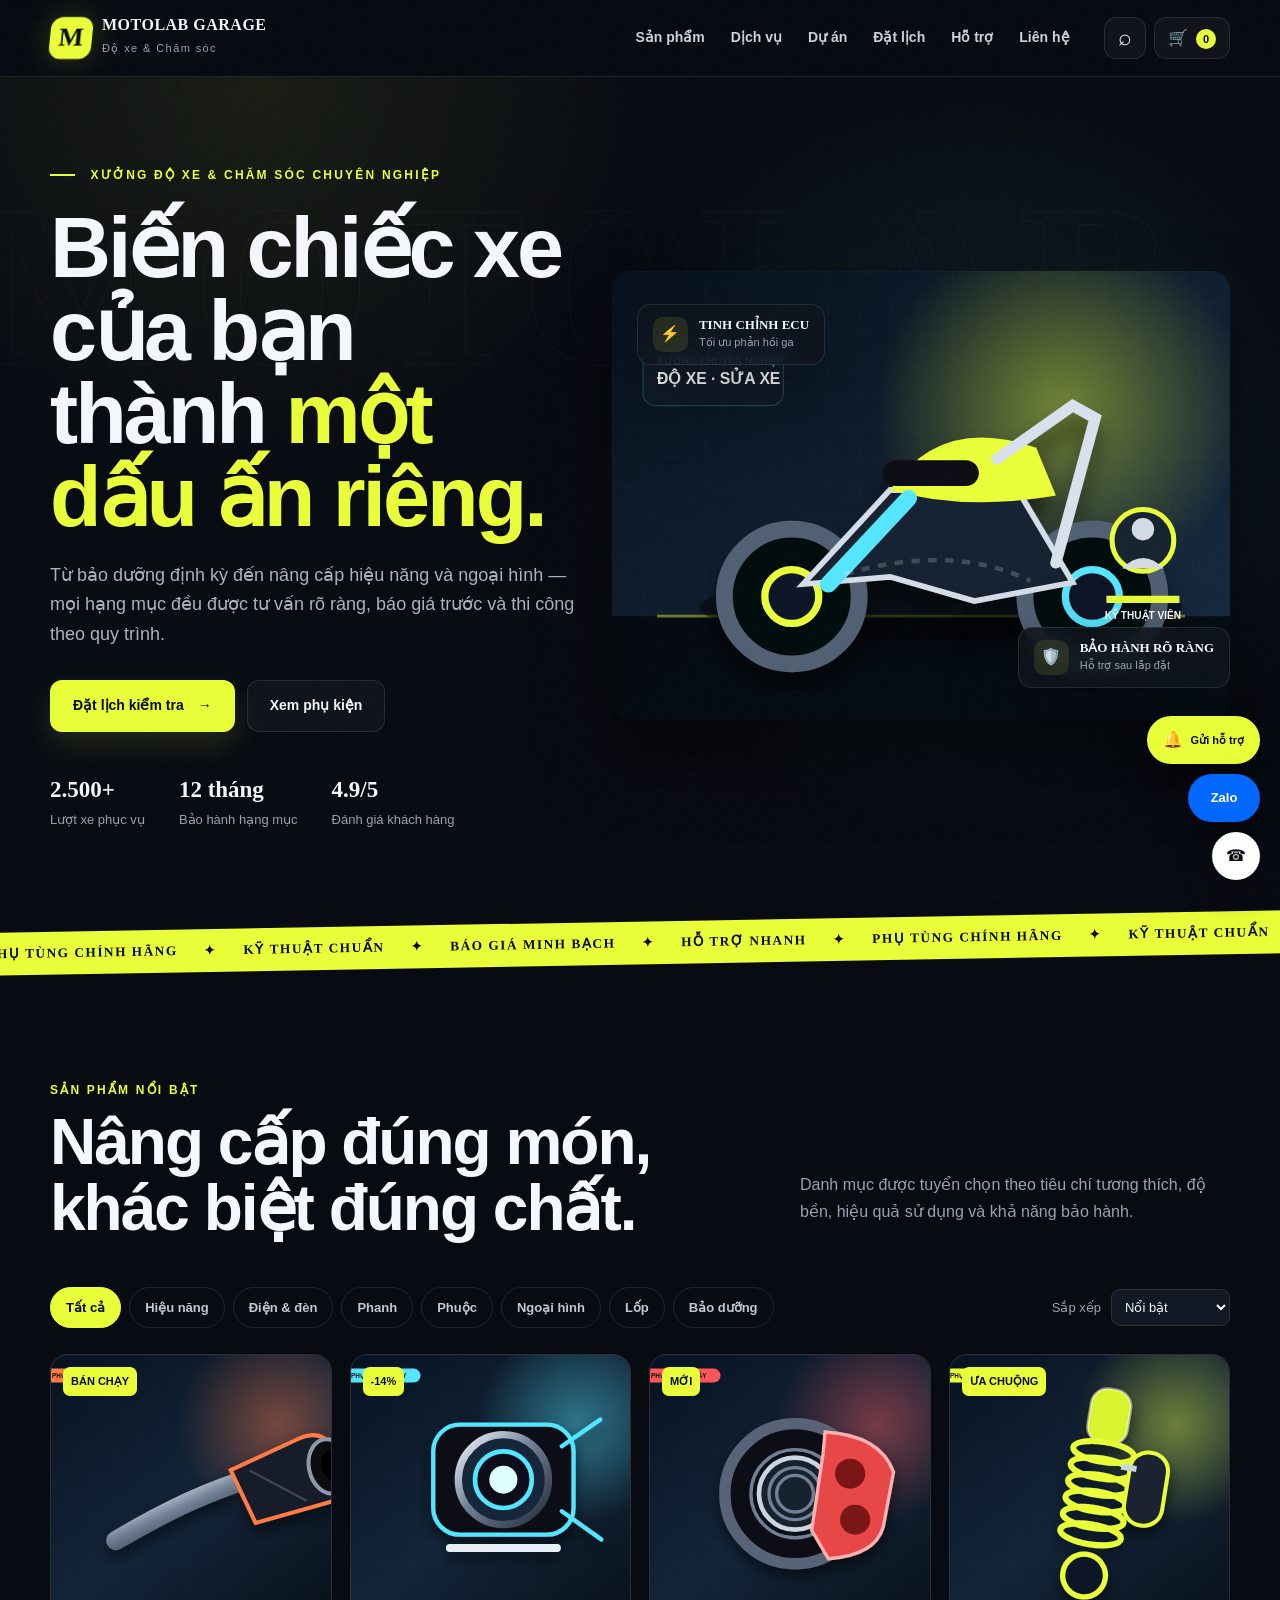
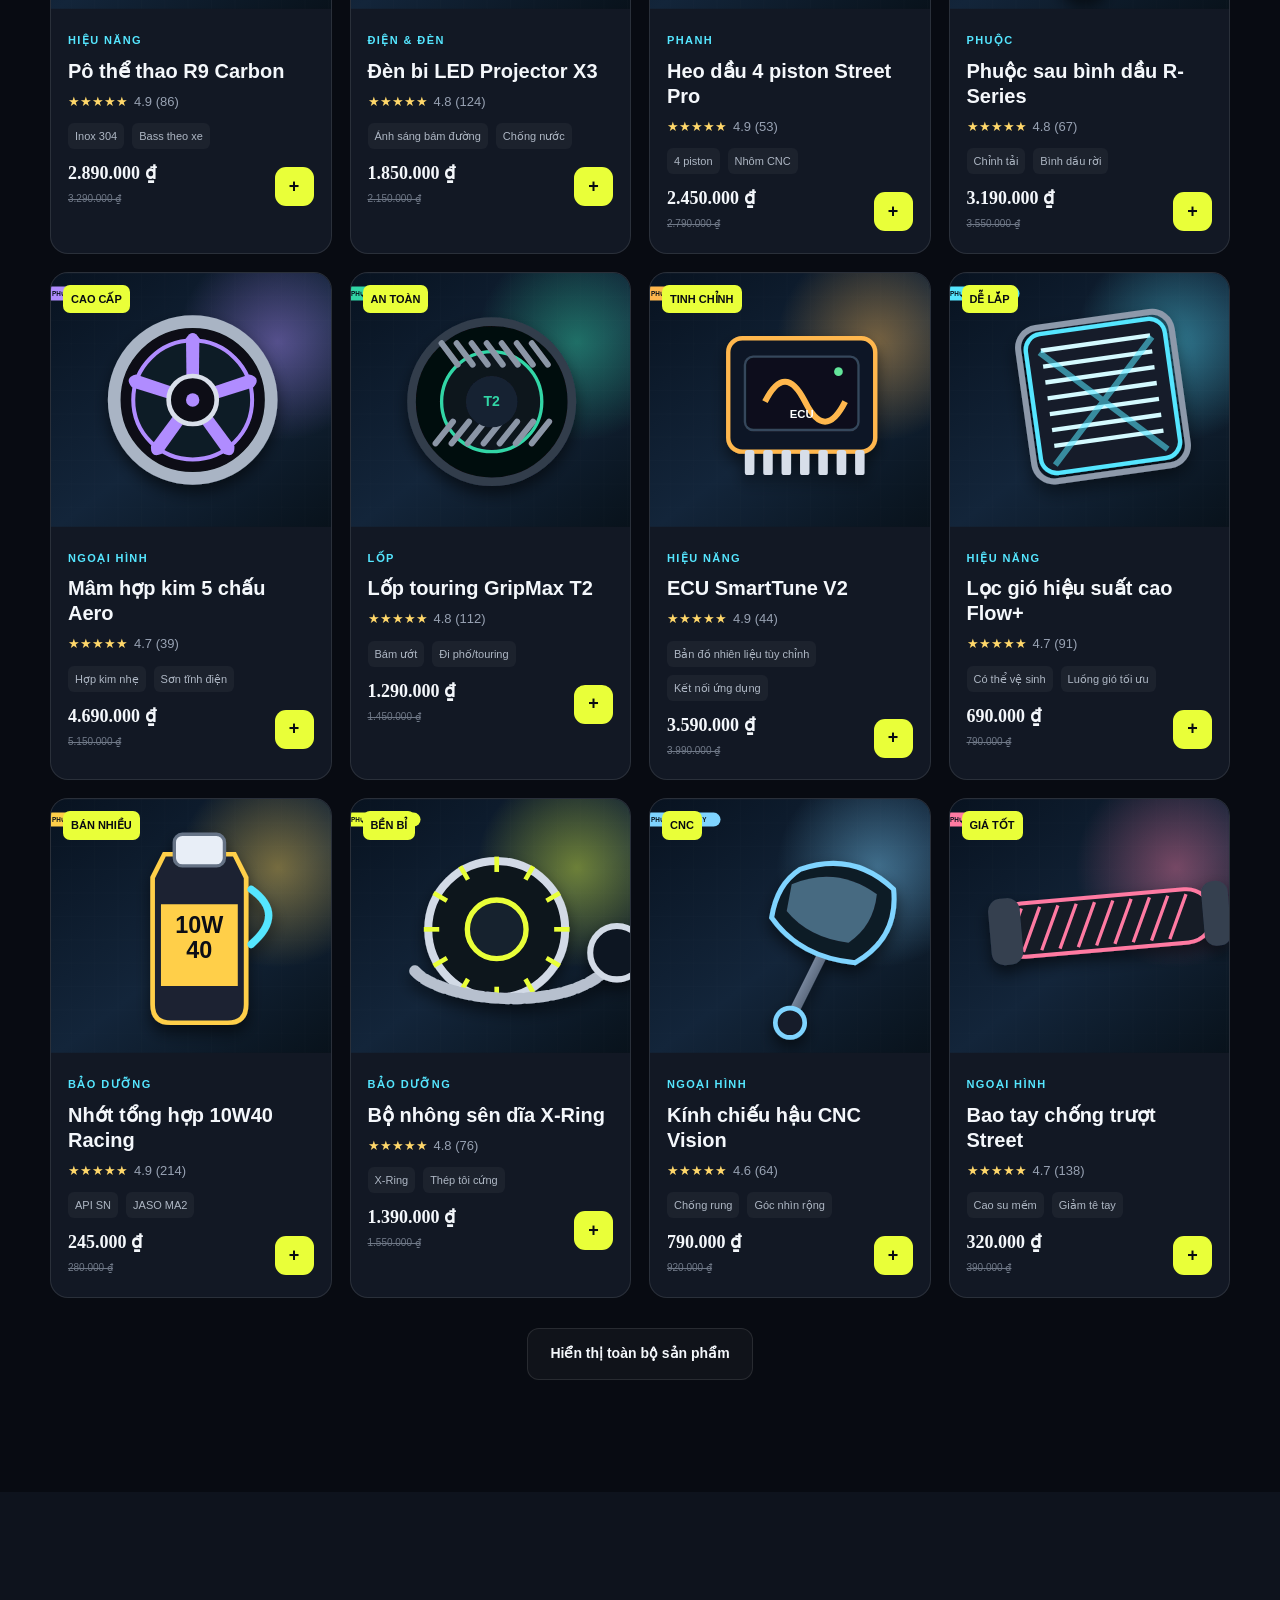
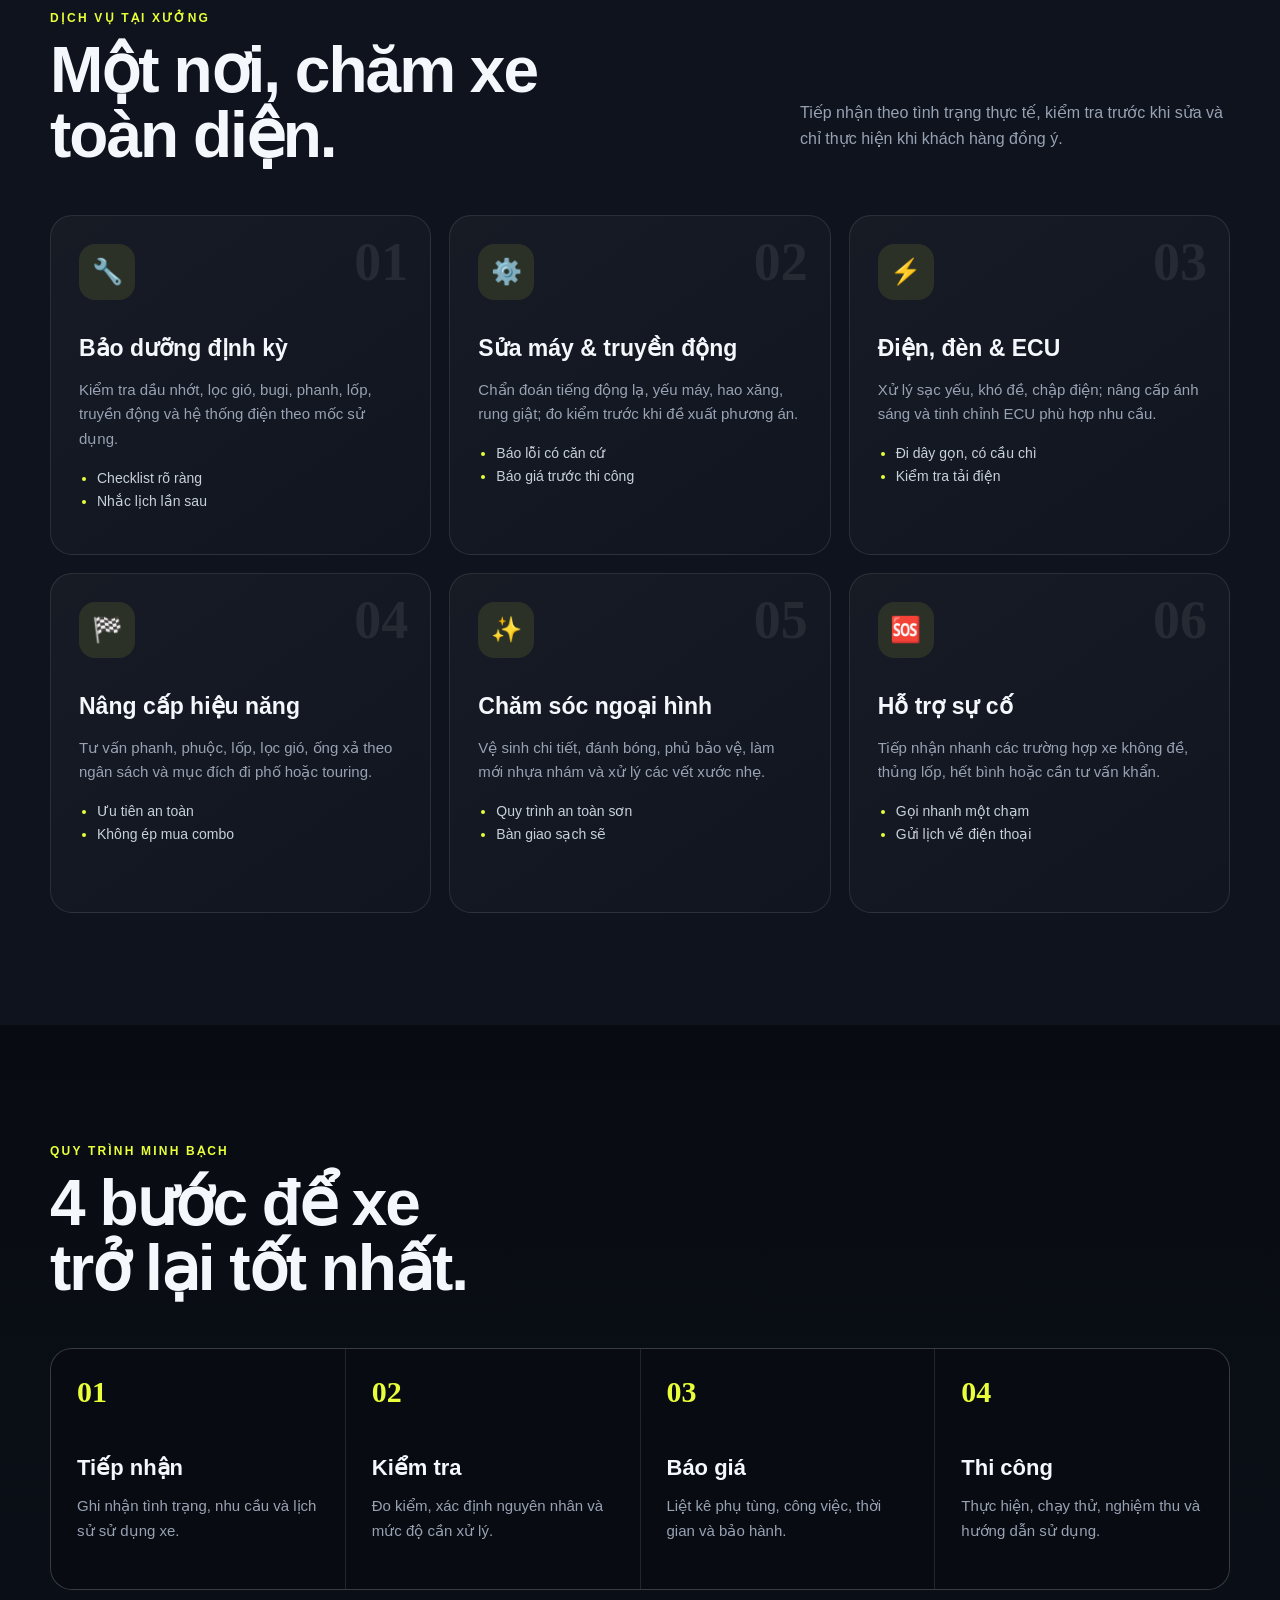
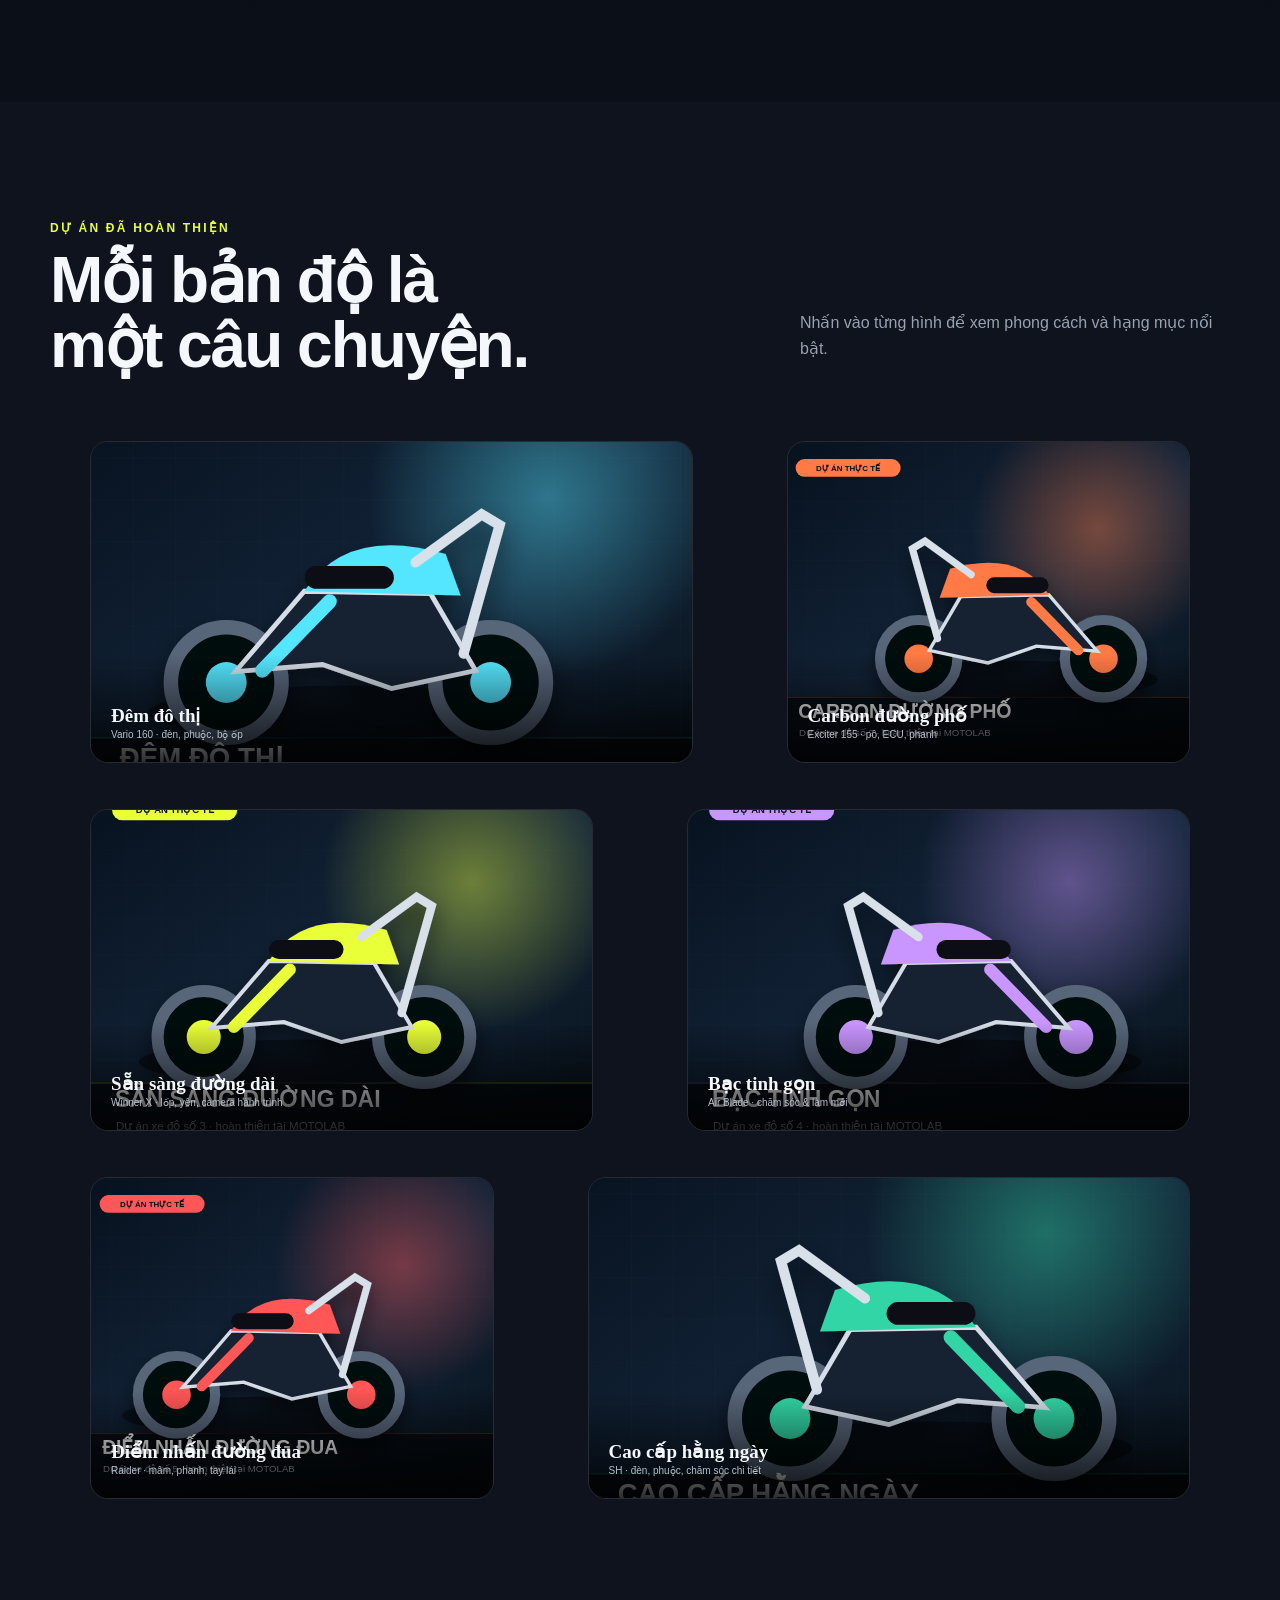
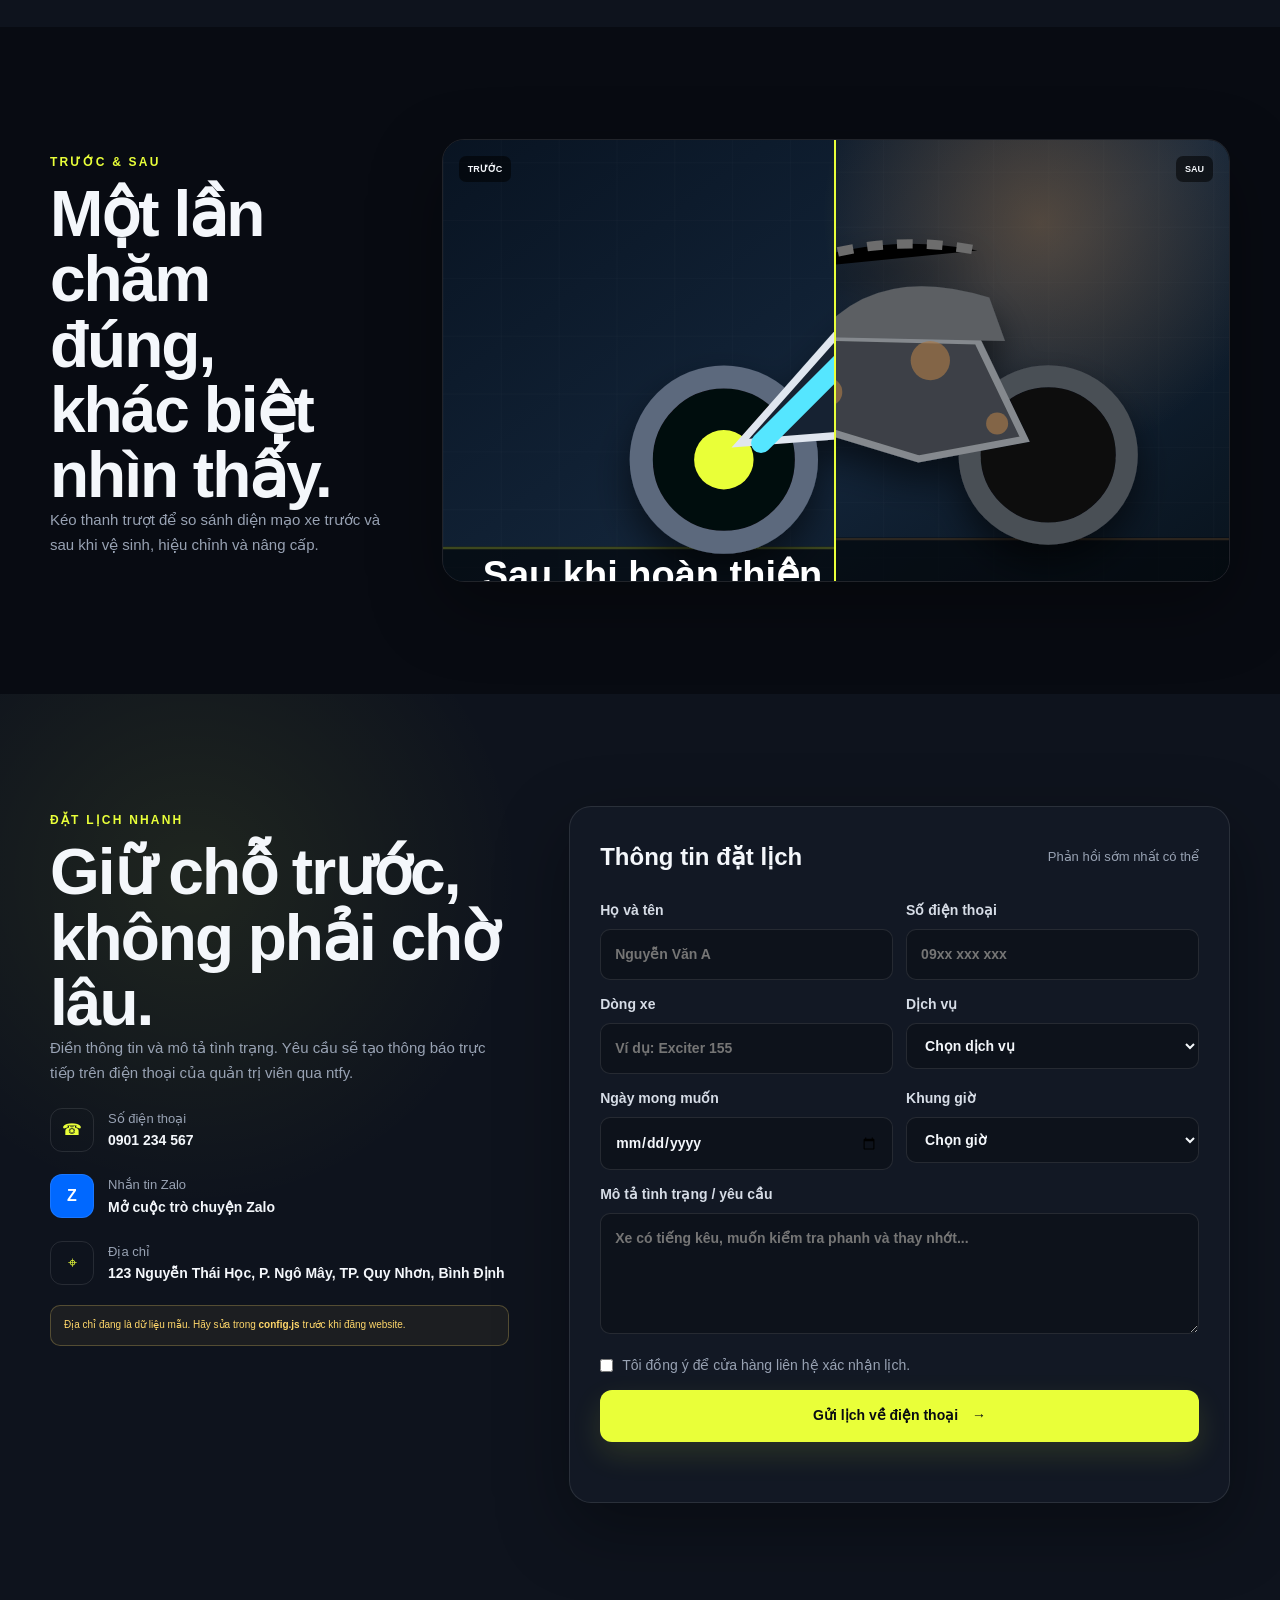
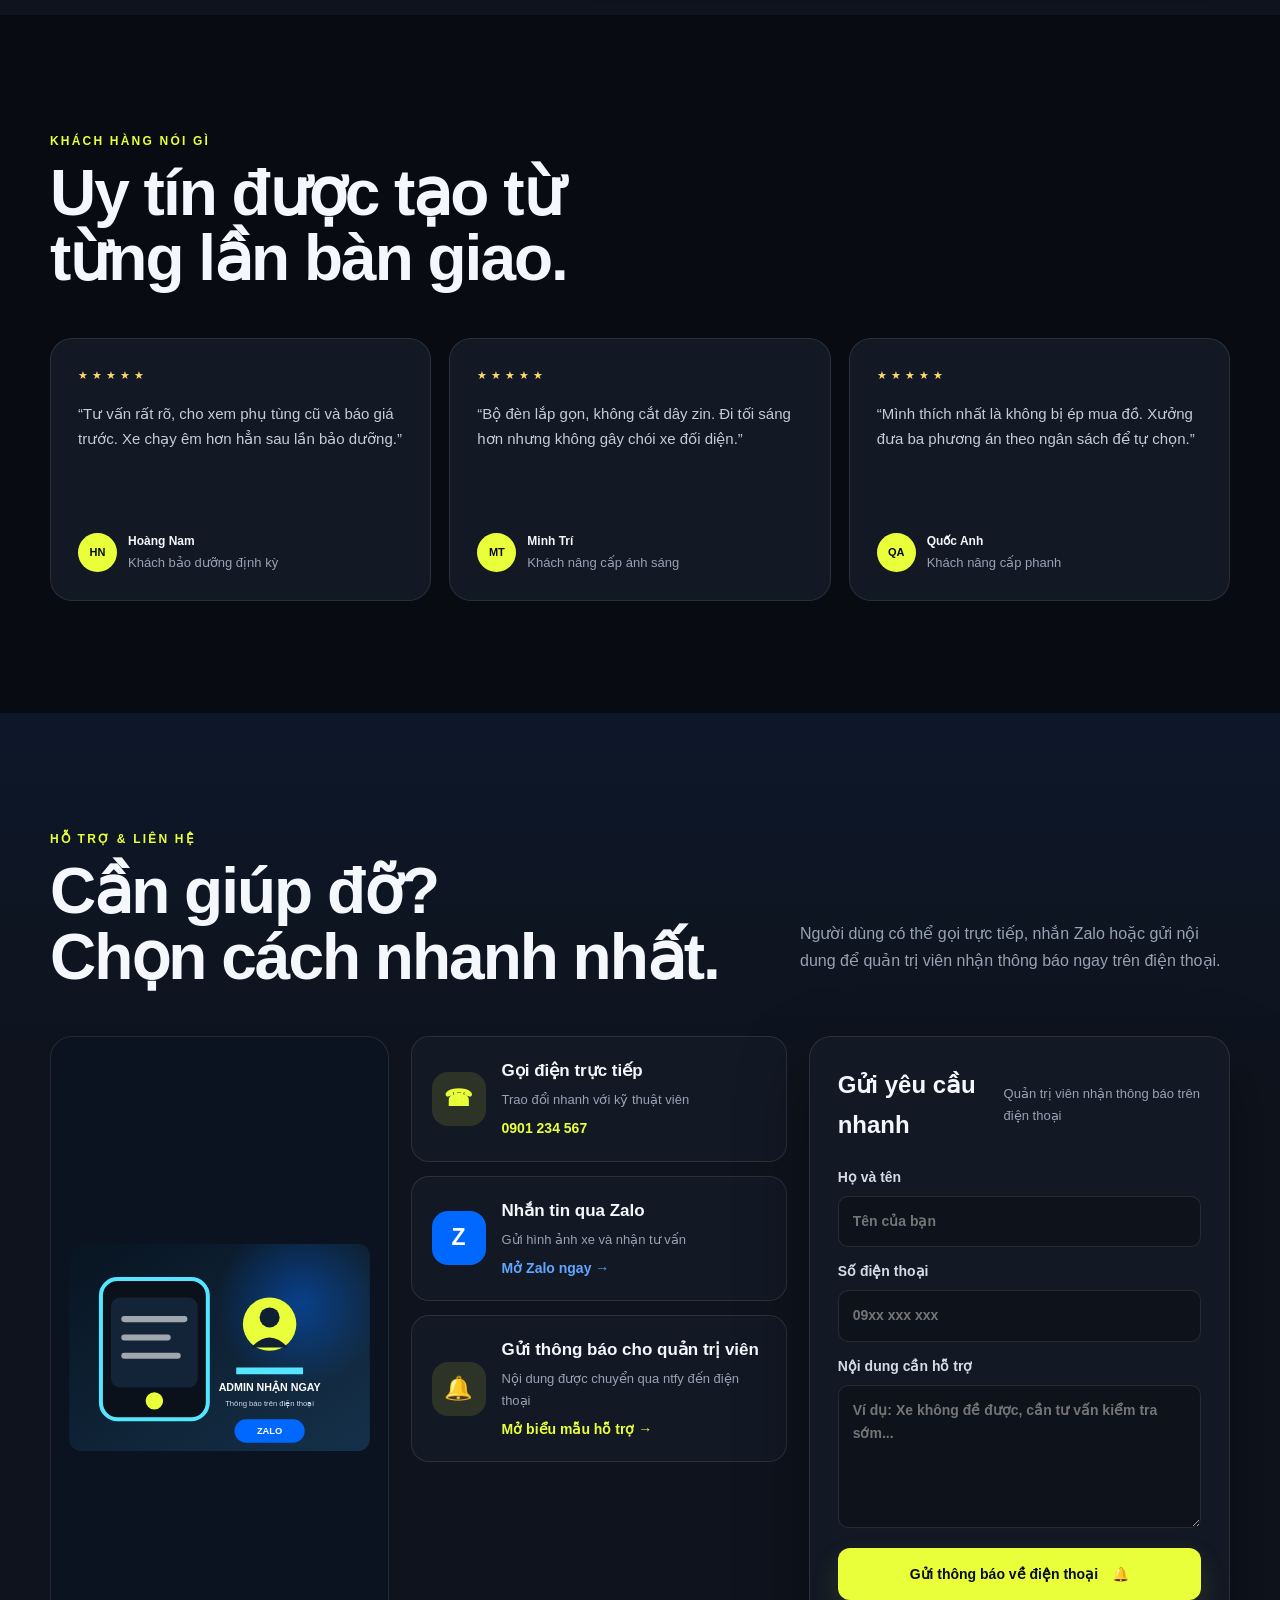
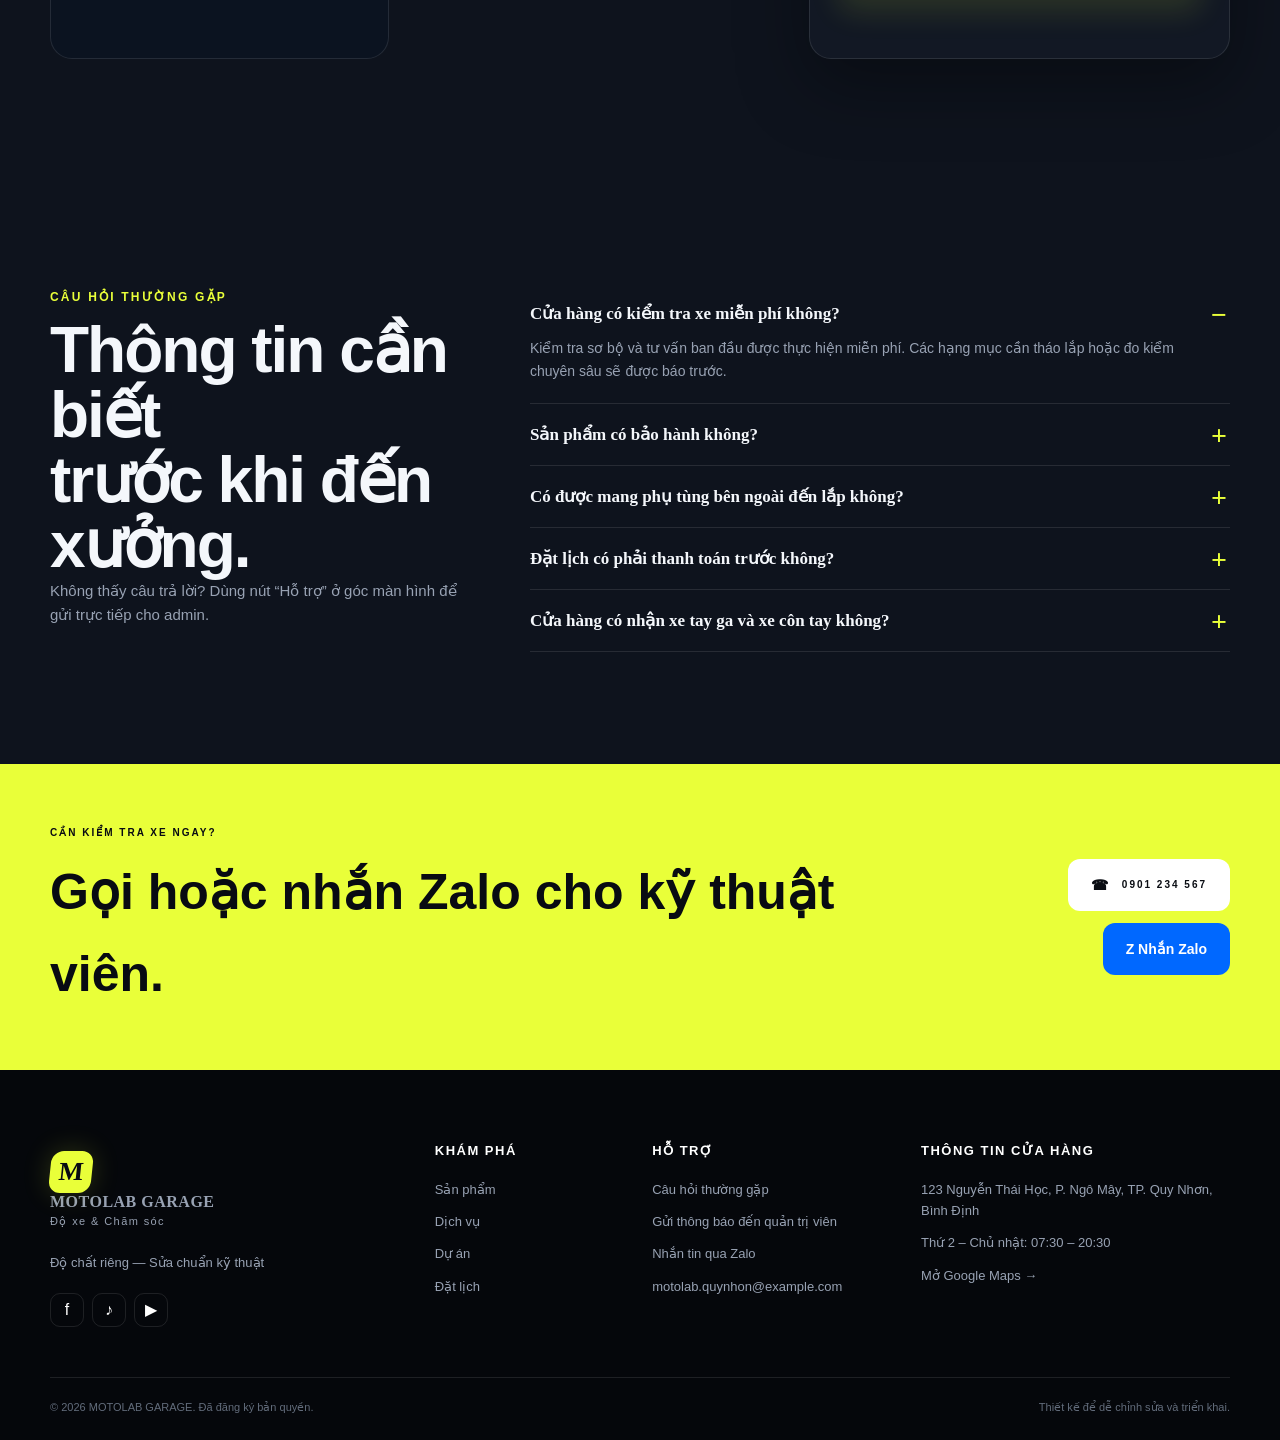
<file: index.html>
<!DOCTYPE html>
<html lang="vi">
<head>
  <meta charset="UTF-8" />
  <meta name="viewport" content="width=device-width, initial-scale=1.0" />
  <meta name="description" content="MOTOLAB GARAGE — phụ kiện, nâng cấp, bảo dưỡng và sửa chữa xe máy tại Quy Nhơn." />
  <meta name="theme-color" content="#080b12" />
  <meta http-equiv="Cache-Control" content="no-cache, no-store, must-revalidate" />
  <meta http-equiv="Pragma" content="no-cache" />
  <meta http-equiv="Expires" content="0" />
  <link rel="icon" href="[data-uri]" type="image/svg+xml" />
  <title>MOTOLAB GARAGE V5 | Độ & sửa xe chuyên nghiệp</title>
  <style>
:root {
  --bg: #080b12;
  --bg-2: #0e131d;
  --card: #121824;
  --soft: #181f2d;
  --text: #f4f7fb;
  --muted: #98a2b3;
  --line: rgba(255,255,255,.1);
  --accent: #e9ff39;
  --accent-2: #55e6ff;
  --danger: #ff5d6c;
  --success: #64e59a;
  --radius: 22px;
  --shadow: 0 25px 70px rgba(0,0,0,.35);
}
* { box-sizing: border-box; }
html { scroll-behavior: smooth; }
body { margin: 0; background: var(--bg); color: var(--text); font-family: "Segoe UI", Arial, sans-serif; line-height: 1.65; overflow-x: hidden; }
body.modal-open { overflow: hidden; }
button, input, textarea, select { font: inherit; }
button, a { -webkit-tap-highlight-color: transparent; }
a { color: inherit; text-decoration: none; }
img { display: block; max-width: 100%; }
.container { width: min(1180px, calc(100% - 40px)); margin: auto; }
.noise { position: fixed; inset: 0; pointer-events: none; opacity: .025; z-index: 999; background-image: url("data:image/svg+xml,%3Csvg viewBox='0 0 180 180' xmlns='http://www.w3.org/2000/svg'%3E%3Cfilter id='n'%3E%3CfeTurbulence type='fractalNoise' baseFrequency='.9' numOctaves='3' stitchTiles='stitch'/%3E%3C/filter%3E%3Crect width='100%25' height='100%25' filter='url(%23n)' opacity='.8'/%3E%3C/svg%3E"); }
.site-header { position: sticky; top: 0; z-index: 100; background: rgba(8,11,18,.82); border-bottom: 1px solid var(--line); backdrop-filter: blur(18px); }
.nav-wrap { min-height: 76px; display: flex; align-items: center; gap: 34px; }
.brand { display: inline-flex; align-items: center; gap: 10px; flex-shrink: 0; }
.brand-mark { width: 42px; height: 42px; display: grid; place-items: center; border-radius: 12px; background: var(--accent); color: #080b12; font: 800 26px/1 "Arial Black"; transform: skew(-6deg); box-shadow: 0 0 28px rgba(233,255,57,.18); }
.brand strong { display: block; font: 700 16px/1.1 "Arial Black"; letter-spacing: .5px; }
.brand small { color: var(--muted); font-size: 9px; letter-spacing: 2px; }
.main-nav { display: flex; align-items: center; gap: 26px; margin-left: auto; }
.main-nav a { color: #cbd2dd; font-size: 13px; font-weight: 600; transition: .2s; }
.main-nav a:hover { color: var(--accent); }
.nav-actions { display: flex; gap: 8px; }
.icon-btn,.cart-btn,.menu-toggle { border: 1px solid var(--line); color: var(--text); background: rgba(255,255,255,.04); height: 42px; border-radius: 12px; cursor: pointer; }
.icon-btn { width: 42px; font-size: 23px; }
.cart-btn { padding: 0 13px; }
.cart-btn span { display: inline-grid; place-items: center; min-width: 20px; height: 20px; padding: 0 5px; margin-left: 4px; border-radius: 20px; background: var(--accent); color: #090c12; font-size: 11px; font-weight: 800; }
.menu-toggle { display: none; margin-left: auto; width: 42px; font-size: 20px; }
.hero { min-height: calc(100vh - 76px); display: flex; align-items: center; position: relative; overflow: hidden; background: radial-gradient(circle at 76% 45%, rgba(85,230,255,.10), transparent 35%), radial-gradient(circle at 20% 0%, rgba(233,255,57,.08), transparent 30%); }
.hero::before { content: "MOTOLAB"; position: absolute; left: -2vw; top: 14%; color: transparent; -webkit-text-stroke: 1px rgba(255,255,255,.035); font: 800 clamp(100px,18vw,270px)/.8 "Arial Black"; white-space: nowrap; }
.hero-grid { display: grid; grid-template-columns: .92fr 1.08fr; align-items: center; gap: 36px; padding: 84px 0 92px; }
.eyebrow { color: var(--accent); font-size: 11px; font-weight: 800; letter-spacing: 2.2px; text-transform: uppercase; }
.eyebrow i { width: 25px; height: 2px; display: inline-block; background: var(--accent); margin: 0 10px 3px 0; }
h1,h2,h3,h4,p { margin-top: 0; }
h1,h2,h3 { font-family: "Arial Black", sans-serif; }
.hero h1 { max-width: 720px; margin: 20px 0 22px; font-size: clamp(48px,6.6vw,90px); line-height: .98; letter-spacing: -3px; }
.hero h1 em { color: var(--accent); font-style: normal; }
.hero-copy > p { max-width: 620px; color: #aab3c2; font-size: 16px; }
.hero-actions { display: flex; flex-wrap: wrap; gap: 12px; margin-top: 30px; }
.btn { min-height: 52px; display: inline-flex; align-items: center; justify-content: center; gap: 14px; padding: 0 22px; border: 1px solid transparent; border-radius: 12px; font-size: 13px; font-weight: 800; cursor: pointer; transition: transform .2s, box-shadow .2s, background .2s; }
.btn:hover { transform: translateY(-2px); }
.btn-primary { background: var(--accent); color: #080b12; box-shadow: 0 12px 30px rgba(233,255,57,.12); }
.btn-primary:hover { box-shadow: 0 15px 40px rgba(233,255,57,.22); }
.btn-ghost { color: var(--text); border-color: var(--line); background: rgba(255,255,255,.035); }
.btn-light { background: white; color: #0a0d13; }
.trust-row { display: flex; gap: 34px; margin-top: 46px; }
.trust-row strong { display: block; font: 700 23px/1 "Arial Black"; }
.trust-row span { display: block; color: var(--muted); font-size: 11px; margin-top: 8px; }
.hero-visual { position: relative; min-height: 600px; display: grid; place-items: center; }
.hero-visual > img { position: relative; z-index: 2; width: 100%; filter: drop-shadow(0 40px 35px rgba(0,0,0,.5)); animation: floatBike 5s ease-in-out infinite; }
.hero-glow { position: absolute; width: 78%; aspect-ratio: 1; border-radius: 50%; background: radial-gradient(circle, rgba(233,255,57,.24), rgba(85,230,255,.05) 45%, transparent 68%); filter: blur(14px); }
.floating-card { position: absolute; z-index: 3; display: flex; align-items: center; gap: 11px; padding: 12px 15px; border: 1px solid var(--line); border-radius: 14px; background: rgba(15,20,29,.82); backdrop-filter: blur(13px); box-shadow: var(--shadow); }
.floating-card span { width: 35px; height: 35px; display: grid; place-items: center; background: rgba(233,255,57,.1); border-radius: 10px; }
.floating-card b,.floating-card small { display: block; }
.floating-card b { font: 700 12px "Arial Black"; }
.floating-card small { color: var(--muted); font-size: 9px; }
.card-one { left: 4%; top: 18%; }
.card-two { right: 0; bottom: 18%; }
@keyframes floatBike { 50% { transform: translateY(-10px); } }
.ticker { overflow: hidden; padding: 13px 0; color: #090c12; background: var(--accent); transform: rotate(-1deg) scale(1.02); }
.ticker-track { width: max-content; display: flex; align-items: center; gap: 26px; animation: marquee 20s linear infinite; font: 800 13px "Arial Black"; letter-spacing: 1.5px; }
@keyframes marquee { to { transform: translateX(-50%); } }
.section { padding: 112px 0; }
.section-heading { display: flex; align-items: end; justify-content: space-between; gap: 40px; margin-bottom: 46px; }
.section-heading h2,.booking-copy h2,.faq-copy h2,.comparison-copy h2 { margin: 8px 0 0; font-size: clamp(38px,5vw,64px); line-height: 1.02; letter-spacing: -2px; }
.section-heading > p { max-width: 430px; color: var(--muted); font-size: 14px; }
.product-toolbar { display: flex; justify-content: space-between; align-items: center; gap: 20px; margin-bottom: 26px; }
.category-tabs { display: flex; gap: 8px; flex-wrap: wrap; }
.category-tabs button { border: 1px solid var(--line); background: transparent; color: #c1c9d5; border-radius: 30px; padding: 9px 15px; cursor: pointer; font-size: 11px; font-weight: 700; }
.category-tabs button.active { background: var(--accent); color: #080b12; border-color: var(--accent); }
.sort-box { display: flex; align-items: center; gap: 10px; color: var(--muted); font-size: 11px; }
.sort-box select { color: var(--text); background: var(--card); border: 1px solid var(--line); border-radius: 9px; padding: 9px; outline: none; }
.product-grid { display: grid; grid-template-columns: repeat(4,1fr); gap: 18px; }
.product-card { position: relative; overflow: hidden; border: 1px solid var(--line); border-radius: 18px; background: var(--card); transition: transform .25s, border-color .25s; }
.product-card:hover { transform: translateY(-6px); border-color: rgba(233,255,57,.35); }
.product-image { position: relative; aspect-ratio: 1.1; background: linear-gradient(145deg,#1b2432,#0d121b); overflow: hidden; cursor: pointer; }
.product-image img { width: 100%; height: 100%; object-fit: cover; object-position: center 42%; transition: transform .35s; }
.product-card:hover .product-image img { transform: scale(1.05); }
.product-badge { position: absolute; left: 12px; top: 12px; z-index: 2; padding: 5px 8px; border-radius: 7px; background: var(--accent); color: #080b12; font-size: 9px; font-weight: 800; }
.quick-view { position: absolute; right: 10px; bottom: 10px; width: 38px; height: 38px; border: 1px solid var(--line); border-radius: 12px; background: rgba(8,11,18,.82); color: white; cursor: pointer; opacity: 0; transform: translateY(8px); transition: .2s; }
.product-card:hover .quick-view { opacity: 1; transform: none; }
.product-info { padding: 17px; }
.product-category { color: var(--accent-2); font-size: 9px; font-weight: 800; letter-spacing: 1.4px; text-transform: uppercase; }
.product-info h3 { margin: 6px 0 7px; font-size: 18px; line-height: 1.25; }
.rating-row { display: flex; align-items: center; gap: 6px; color: #ffd76a; font-size: 11px; }
.rating-row span { color: var(--muted); }
.product-meta { display: flex; gap: 8px; flex-wrap: wrap; margin: 11px 0; }
.product-meta span { color: #aeb7c4; background: rgba(255,255,255,.045); border-radius: 6px; padding: 4px 7px; font-size: 9px; }
.product-bottom { display: flex; align-items: center; justify-content: space-between; gap: 8px; margin-top: 13px; }
.product-price strong { display: block; font: 700 18px "Arial Black"; }
.product-price del { color: #6f7887; font-size: 10px; }
.add-cart { width: 39px; height: 39px; border: 0; border-radius: 11px; background: var(--accent); color: #090c12; cursor: pointer; font-size: 18px; font-weight: 800; }
.center-actions { text-align: center; margin-top: 30px; }
.service-section { background: var(--bg-2); }
.service-grid { display: grid; grid-template-columns: repeat(3,1fr); gap: 18px; }
.service-card { position: relative; min-height: 340px; padding: 28px; border: 1px solid var(--line); border-radius: var(--radius); background: linear-gradient(145deg,rgba(255,255,255,.035),rgba(255,255,255,.01)); overflow: hidden; }
.service-card > span { position: absolute; right: 22px; top: 15px; color: rgba(255,255,255,.08); font: 800 54px "Arial Black"; }
.service-icon { width: 56px; height: 56px; display: grid; place-items: center; margin-bottom: 30px; border-radius: 16px; background: rgba(233,255,57,.10); font-size: 25px; }
.service-card h3 { margin-bottom: 10px; font-size: 23px; }
.service-card p { color: var(--muted); font-size: 13px; }
.service-card ul { padding-left: 18px; color: #c8d0dc; font-size: 11px; }
.service-card li::marker { color: var(--accent); }
.process-section { background: linear-gradient(180deg,var(--bg),#0b1018); }
.process-line { display: grid; grid-template-columns: repeat(4,1fr); gap: 1px; background: var(--line); border: 1px solid var(--line); border-radius: var(--radius); overflow: hidden; }
.process-item { min-height: 240px; padding: 26px; background: var(--bg); }
.process-item b { color: var(--accent); font: 700 30px "Arial Black"; }
.process-item h3 { margin: 40px 0 8px; font-size: 22px; }
.process-item p { color: var(--muted); font-size: 12px; }
.projects-section { background: var(--bg-2); }
.gallery-grid { display: grid; grid-template-columns: repeat(12,1fr); grid-auto-rows: 170px; gap: 14px; }
.gallery-item { position: relative; overflow: hidden; border-radius: 18px; border: 1px solid var(--line); cursor: pointer; }
.gallery-item:nth-child(1),.gallery-item:nth-child(6) { grid-column: span 7; grid-row: span 2; }
.gallery-item:nth-child(2),.gallery-item:nth-child(5) { grid-column: span 5; grid-row: span 2; }
.gallery-item:nth-child(3),.gallery-item:nth-child(4) { grid-column: span 6; grid-row: span 2; }
.gallery-item img { width: 100%; height: 100%; object-fit: cover; transition: transform .4s; }
.gallery-item:hover img { transform: scale(1.06); }
.gallery-caption { position: absolute; inset: auto 0 0; padding: 50px 20px 18px; background: linear-gradient(transparent,rgba(0,0,0,.82)); }
.gallery-caption b,.gallery-caption small { display: block; }
.gallery-caption b { font: 700 19px "Arial Black"; }
.gallery-caption small { color: #b5becb; font-size: 10px; }
.comparison-wrap { display: grid; grid-template-columns: .6fr 1.4fr; gap: 54px; align-items: center; }
.comparison-copy p { color: var(--muted); max-width: 420px; }
.compare-box { position: relative; overflow: hidden; border: 1px solid var(--line); border-radius: var(--radius); aspect-ratio: 16/9; box-shadow: var(--shadow); }
.compare-box > img,.compare-after img { width: 100%; height: 100%; object-fit: cover; }
.compare-after { position: absolute; inset: 0 auto 0 0; width: 50%; overflow: hidden; border-right: 2px solid var(--accent); }
.compare-after img { width: calc(100vw * .65); max-width: 826px; object-position: left; }
.compare-box input { position: absolute; inset: 0; width: 100%; height: 100%; opacity: 0; cursor: ew-resize; }
.compare-label { position: absolute; top: 16px; padding: 6px 9px; border-radius: 7px; background: rgba(0,0,0,.55); font-size: 9px; font-weight: 800; }
.compare-label.before { left: 16px; }.compare-label.after { right: 16px; }
.booking-section { background: radial-gradient(circle at 15% 20%,rgba(233,255,57,.08),transparent 25%),var(--bg-2); }
.booking-grid { display: grid; grid-template-columns: .82fr 1.18fr; gap: 60px; align-items: start; }
.booking-copy > p { color: var(--muted); max-width: 480px; }
.contact-mini { display: flex; align-items: center; gap: 14px; margin-top: 22px; }
.contact-mini > span { width: 44px; height: 44px; display: grid; place-items: center; border: 1px solid var(--line); border-radius: 12px; color: var(--accent); }
.contact-mini small,.contact-mini a,.contact-mini p { display: block; margin: 0; }
.contact-mini small { color: var(--muted); font-size: 10px; }.contact-mini a,.contact-mini p { font-weight: 700; font-size: 13px; }
.sample-address-note { margin-top: 20px; padding: 11px 13px; border: 1px solid rgba(255,215,106,.25); border-radius: 10px; color: #ffd76a; background: rgba(255,215,106,.06); font-size: 10px; }
.smart-form { padding: 30px; border: 1px solid var(--line); border-radius: var(--radius); background: var(--card); box-shadow: var(--shadow); }
.form-title { display: flex; justify-content: space-between; align-items: center; margin-bottom: 22px; }
.form-title h3 { margin: 0; font-size: 24px; }.form-title span { color: var(--muted); font-size: 10px; }
.field-grid { display: grid; grid-template-columns: 1fr 1fr; gap: 13px; }
.smart-form label { display: block; margin-bottom: 13px; color: #d6dce6; font-size: 10px; font-weight: 700; }
.smart-form input,.smart-form select,.smart-form textarea { width: 100%; margin-top: 7px; padding: 13px 14px; color: var(--text); background: #0d121b; border: 1px solid var(--line); border-radius: 10px; outline: none; resize: vertical; transition: border .2s,box-shadow .2s; }
.smart-form input:focus,.smart-form select:focus,.smart-form textarea:focus { border-color: rgba(233,255,57,.6); box-shadow: 0 0 0 3px rgba(233,255,57,.07); }
.smart-form select option { background: #10151f; }
.check-field { display: flex !important; align-items: center; gap: 9px; color: var(--muted) !important; font-weight: 400 !important; }
.check-field input { width: auto; margin: 0; accent-color: var(--accent); }
.submit-btn { width: 100%; }
.submit-btn[disabled] { opacity: .55; cursor: wait; }
.form-status { min-height: 18px; margin: 12px 0 0; text-align: center; font-size: 10px; }
.form-status.success { color: var(--success); }.form-status.error { color: var(--danger); }
.testimonials-section { background: var(--bg); }
.testimonial-grid { display: grid; grid-template-columns: repeat(3,1fr); gap: 18px; }
.testimonial { padding: 27px; border: 1px solid var(--line); border-radius: var(--radius); background: var(--card); }
.stars { color: #ffd76a; letter-spacing: 4px; font-size: 11px; }
.testimonial > p { min-height: 105px; margin: 18px 0 25px; color: #c4ccd8; font-size: 13px; }
.testimonial footer { display: flex; align-items: center; gap: 11px; }
.testimonial footer > span { width: 39px; height: 39px; display: grid; place-items: center; border-radius: 50%; background: var(--accent); color: #080b12; font-weight: 800; font-size: 11px; }
.testimonial footer b,.testimonial footer small { display: block; }.testimonial footer b { font-size: 12px; }.testimonial footer small { color: var(--muted); font-size: 9px; }
.faq-section { background: var(--bg-2); }
.faq-grid { display: grid; grid-template-columns: .75fr 1.25fr; gap: 60px; }
.faq-copy p { color: var(--muted); }
.accordion details { border-bottom: 1px solid var(--line); padding: 20px 0; }
.accordion summary { position: relative; padding-right: 35px; cursor: pointer; list-style: none; font: 700 17px "Arial Black"; }
.accordion summary::-webkit-details-marker { display: none; }
.accordion summary::after { content: "+"; position: absolute; right: 3px; top: -4px; color: var(--accent); font-size: 28px; }
.accordion details[open] summary::after { content: "−"; }
.accordion p { margin: 13px 45px 0 0; color: var(--muted); font-size: 12px; }
.cta-strip { padding: 54px 0; background: var(--accent); color: #080b12; }
.cta-content { display: flex; align-items: center; justify-content: space-between; gap: 30px; }
.cta-content span { font-size: 10px; font-weight: 800; letter-spacing: 2px; }.cta-content h2 { margin: 6px 0 0; font-size: clamp(30px,4vw,50px); }
.site-footer { padding: 70px 0 24px; background: #05070b; }
.footer-grid { display: grid; grid-template-columns: 1.3fr .65fr .85fr 1.2fr; gap: 50px; }
.footer-grid h4 { color: #fff; font-size: 11px; letter-spacing: 1.5px; text-transform: uppercase; }
.footer-grid > div > a,.footer-grid > div > p,.link-button { display: block; margin: 11px 0; color: var(--muted); font-size: 11px; }
.footer-grid a:hover,.link-button:hover { color: var(--accent); }
.footer-brand > p { max-width: 270px; margin: 20px 0 !important; }
.socials { display: flex; gap: 8px; }.socials a { width: 34px; height: 34px; display: grid !important; place-items: center; margin: 0 !important; border: 1px solid var(--line); border-radius: 10px; color: #fff !important; }
.link-button { padding: 0; border: 0; background: none; cursor: pointer; text-align: left; }
.footer-bottom { display: flex; justify-content: space-between; gap: 20px; margin-top: 50px; padding-top: 20px; border-top: 1px solid var(--line); color: #626c7b; font-size: 9px; }
.support-fab,.phone-fab { position: fixed; right: 20px; z-index: 80; border: 0; cursor: pointer; box-shadow: 0 16px 35px rgba(0,0,0,.35); }
.support-fab { bottom: 78px; display: flex; align-items: center; gap: 8px; min-height: 48px; padding: 0 16px; border-radius: 30px; color: #080b12; background: var(--accent); }
.support-fab b { font-size: 11px; }.phone-fab { bottom: 20px; width: 48px; height: 48px; display: grid; place-items: center; border-radius: 50%; background: #fff; color: #090c12; }
.modal { position: fixed; inset: 0; z-index: 300; display: none; }
.modal.open { display: block; }
.modal-backdrop { position: absolute; inset: 0; background: rgba(1,3,7,.78); backdrop-filter: blur(8px); }
.modal-panel { position: relative; width: min(660px,calc(100% - 28px)); max-height: calc(100vh - 34px); overflow: auto; margin: 17px auto; padding: 30px; border: 1px solid var(--line); border-radius: var(--radius); background: var(--card); box-shadow: var(--shadow); }
.modal-close { width: 38px; height: 38px; border: 1px solid var(--line); border-radius: 12px; background: #0c111a; color: white; font-size: 24px; cursor: pointer; }
.modal-panel > .modal-close { position: absolute; right: 15px; top: 15px; z-index: 3; }
.product-modal-layout { display: grid; grid-template-columns: 1fr 1fr; gap: 28px; align-items: start; }
.product-modal-image { border-radius: 17px; overflow: hidden; background: #0c111a; }.product-modal-image img { width: 100%; aspect-ratio: 1/1.05; object-fit: cover; }
.product-modal-copy h2 { margin: 8px 0; font-size: 32px; }.product-modal-copy > p { color: var(--muted); font-size: 12px; }
.spec-list { display: grid; gap: 8px; margin: 18px 0; }.spec-list div { display: flex; justify-content: space-between; gap: 15px; padding-bottom: 8px; border-bottom: 1px solid var(--line); font-size: 10px; }.spec-list span { color: var(--muted); }
.modal-price { margin: 20px 0; font: 700 26px "Arial Black"; color: var(--accent); }
.cart-panel { position: absolute; top: 0; right: 0; width: min(460px,100%); height: 100%; display: flex; flex-direction: column; padding: 24px; background: var(--card); border-left: 1px solid var(--line); }
.cart-head { display: flex; justify-content: space-between; align-items: center; padding-bottom: 18px; border-bottom: 1px solid var(--line); }.cart-head small { color: var(--accent); }.cart-head h3 { margin: 4px 0 0; font-size: 25px; }
.cart-items { flex: 1; overflow-y: auto; padding: 15px 0; }
.cart-item { display: grid; grid-template-columns: 70px 1fr auto; gap: 12px; align-items: center; padding: 10px 0; border-bottom: 1px solid var(--line); }
.cart-item img { width: 70px; height: 70px; object-fit: cover; border-radius: 10px; }.cart-item h4 { margin: 0; font-size: 13px; }.cart-item small { color: var(--muted); font-size: 9px; }.cart-item strong { display: block; margin-top: 5px; font-size: 11px; }
.cart-item button { border: 0; background: transparent; color: var(--danger); cursor: pointer; }
.cart-empty { display: grid; place-items: center; min-height: 280px; color: var(--muted); text-align: center; }
.cart-summary { padding-top: 18px; border-top: 1px solid var(--line); }.cart-summary > div { display: flex; justify-content: space-between; }.cart-summary strong { font: 700 22px "Arial Black"; color: var(--accent); }.cart-summary p { color: var(--muted); font-size: 9px; }.cart-summary .btn { width: 100%; }
.support-panel { width: min(520px,calc(100% - 28px)); }.support-panel > p { color: var(--muted); font-size: 11px; }.compact-form { padding: 0; border: 0; box-shadow: none; background: transparent; margin-top: 20px; }
.search-overlay { position: fixed; inset: 0; z-index: 400; display: none; background: rgba(5,7,11,.97); }
.search-overlay.open { display: block; }.search-inner { width: min(800px,calc(100% - 34px)); margin: 9vh auto; }.search-inner > span { color: var(--accent); font-size: 10px; font-weight: 800; letter-spacing: 2px; }.search-inner > input { width: 100%; margin-top: 15px; padding: 20px 0; color: white; background: transparent; border: 0; border-bottom: 1px solid var(--line); outline: 0; font: 700 clamp(22px,4vw,42px) "Arial Black"; }.search-close { position: fixed; right: 25px; top: 20px; border: 0; color: white; background: none; font-size: 38px; cursor: pointer; }.search-results { display: grid; gap: 10px; margin-top: 25px; max-height: 55vh; overflow: auto; }.search-result { display: grid; grid-template-columns: 68px 1fr auto; gap: 14px; align-items: center; padding: 10px; border: 1px solid var(--line); border-radius: 13px; cursor: pointer; }.search-result img { width: 68px; height: 60px; object-fit: cover; border-radius: 8px; }.search-result b,.search-result small { display: block; }.search-result small { color: var(--muted); font-size: 9px; }.search-result strong { color: var(--accent); font-size: 12px; }
.toast { position: fixed; left: 50%; bottom: 25px; z-index: 500; transform: translate(-50%,30px); opacity: 0; padding: 11px 16px; border: 1px solid var(--line); border-radius: 12px; background: #161d29; box-shadow: var(--shadow); color: white; font-size: 11px; pointer-events: none; transition: .25s; }.toast.show { opacity: 1; transform: translate(-50%,0); }
.reveal { opacity: 0; transform: translateY(24px); transition: opacity .7s ease,transform .7s ease; }.reveal.visible { opacity: 1; transform: none; }
@media (max-width: 1000px) {
  .main-nav { position: fixed; left: 20px; right: 20px; top: 84px; display: none; flex-direction: column; align-items: stretch; gap: 0; padding: 12px; border: 1px solid var(--line); border-radius: 16px; background: #101620; box-shadow: var(--shadow); }.main-nav.open { display: flex; }.main-nav a { padding: 12px; }
  .menu-toggle { display: block; }.nav-actions { margin-left: 0; }
  .hero-grid { grid-template-columns: 1fr; }.hero-copy { text-align: center; }.hero-copy > p { margin-left: auto; margin-right: auto; }.hero-actions,.trust-row { justify-content: center; }.hero-visual { min-height: 480px; }
  .product-grid { grid-template-columns: repeat(3,1fr); }.service-grid { grid-template-columns: repeat(2,1fr); }
  .comparison-wrap,.booking-grid,.faq-grid { grid-template-columns: 1fr; }.comparison-copy { text-align: center; }.comparison-copy p { margin-left:auto;margin-right:auto; }
  .footer-grid { grid-template-columns: 1.3fr 1fr 1fr; }.footer-grid > div:last-child { grid-column: 1/-1; }
}
@media (max-width: 760px) {
  .container { width: min(100% - 26px,1180px); }.section { padding: 78px 0; }.nav-wrap { min-height: 68px; }.brand small { display: none; }.brand strong { font-size: 14px; }.brand-mark { width: 38px;height:38px; }
  .hero { min-height: auto; }.hero-grid { padding: 70px 0 60px; }.hero h1 { font-size: clamp(45px,14vw,65px); letter-spacing: -2px; }.hero-visual { min-height: 330px; }.floating-card { transform: scale(.85); }.card-one { left: -10px;top:10%; }.card-two { right:-10px;bottom:10%; }
  .trust-row { gap: 18px; }.trust-row strong { font-size: 18px; }.trust-row span { font-size: 9px; }
  .section-heading { display: block; }.section-heading > p { margin-top: 20px; }.section-heading h2,.booking-copy h2,.faq-copy h2,.comparison-copy h2 { font-size: 42px; }
  .product-toolbar { display: block; }.sort-box { margin-top: 14px; }.product-grid { grid-template-columns: repeat(2,1fr); gap: 11px; }.product-info { padding: 13px; }.product-info h3 { font-size: 15px; }.product-meta { display: none; }.product-price strong { font-size: 14px; }
  .service-grid,.testimonial-grid { grid-template-columns: 1fr; }.service-card { min-height: auto; }.process-line { grid-template-columns: 1fr 1fr; }.process-item { min-height: 210px; }
  .gallery-grid { display: grid; grid-template-columns: 1fr; grid-auto-rows: 240px; }.gallery-item:nth-child(n) { grid-column: auto;grid-row:auto; }
  .booking-grid { gap: 35px; }.field-grid { grid-template-columns: 1fr;gap:0; }.smart-form { padding: 20px; }.form-title { display: block; }.form-title span { display:block;margin-top:5px; }
  .cta-content { flex-direction: column; text-align: center; }.footer-grid { grid-template-columns: 1fr 1fr; gap: 32px; }.footer-brand { grid-column: 1/-1; }.footer-grid > div:last-child { grid-column:auto; }.footer-bottom { display: block; }.footer-bottom span { display:block;margin-top:6px; }
  .product-modal-layout { grid-template-columns: 1fr; }.modal-panel { padding: 22px; }.product-modal-copy h2 { font-size: 26px; }.support-fab b { display: none; }.support-fab { width: 48px;padding:0;justify-content:center; }
}
@media (max-width: 450px) {
  .nav-actions .icon-btn { display:none; }.product-grid { grid-template-columns: 1fr 1fr; }
  .product-image { aspect-ratio:1; }.quick-view { opacity:1;transform:none; }.process-line { grid-template-columns: 1fr; }.process-item { min-height:auto; }.process-item h3 { margin-top:20px; }.footer-grid { grid-template-columns: 1fr; }.footer-grid > div:last-child { grid-column:auto; }
  .cart-item { grid-template-columns:58px 1fr auto; }.cart-item img { width:58px;height:58px; }
}
@media (prefers-reduced-motion: reduce) { *,*::before,*::after { animation-duration:.01ms !important; animation-iteration-count:1 !important; scroll-behavior:auto !important; transition-duration:.01ms !important; } .reveal { opacity:1; transform:none; } }


/* =========================================================
   BẢN V3: CHỮ LỚN HƠN, HỖ TRỢ ZALO VÀ THÔNG BÁO ĐIỆN THOẠI
   ========================================================= */
html { font-size: 17px; }
body { font-size: 16px; }
.brand small { font-size: 11px; letter-spacing: 1.4px; }
.main-nav a { font-size: 14px; }
.eyebrow { font-size: 12px; }
.hero-copy > p { font-size: 18px; }
.btn { font-size: 14px; }
.trust-row span { font-size: 13px; }
.floating-card b { font-size: 13px; }
.floating-card small { font-size: 11px; }
.section-heading > p { font-size: 16px; }
.category-tabs button,.sort-box { font-size: 13px; }
.product-badge,.product-category { font-size: 11px; }
.product-info h3 { font-size: 20px; }
.rating-row { font-size: 13px; }
.product-meta span { font-size: 11px; }
.service-card p,.process-item p,.comparison-copy p,.booking-copy > p,.faq-copy > p,.testimonial p { font-size: 15px; }
.service-card li,.smart-form label,.accordion p,.contact-mini a,.contact-mini p { font-size: 14px; }
.contact-mini small,.testimonial footer small,.footer-grid > div > a,.footer-grid > div > p,.link-button { font-size: 13px; }
.footer-grid h4 { font-size: 13px; }
.footer-bottom { font-size: 11px; }
.form-title span,.form-status,.support-panel > p { font-size: 13px; }
.product-modal-copy > p,.spec-list div,.cart-item h4,.cart-item strong,.search-result strong,.toast { font-size: 13px; }
.cart-item small,.cart-summary p,.search-result small { font-size: 11px; }

.support-contact-section { background: linear-gradient(180deg, rgba(0,104,255,.055), transparent 35%), var(--bg-2); }
.support-contact-grid { display: grid; grid-template-columns: .9fr 1fr 1.12fr; gap: 22px; align-items: stretch; }
.support-visual { min-height: 100%; overflow: hidden; border: 1px solid var(--line); border-radius: var(--radius); background: #0b1320; }
.support-visual img { width: 100%; height: 100%; min-height: 480px; object-fit: contain; padding: 18px; }
.support-options { display: grid; gap: 14px; align-content: start; }
.contact-option { width: 100%; display: flex; align-items: center; gap: 16px; padding: 20px; border: 1px solid var(--line); border-radius: 18px; background: var(--card); color: var(--text); text-align: left; cursor: pointer; transition: transform .2s,border-color .2s,background .2s; }
.contact-option:hover { transform: translateY(-3px); border-color: rgba(233,255,57,.38); background: #172131; }
.contact-option > span { width: 54px; height: 54px; flex: 0 0 54px; display: grid; place-items: center; border-radius: 16px; background: rgba(233,255,57,.12); color: var(--accent); font-size: 23px; font-weight: 900; }
.contact-option b,.contact-option small,.contact-option strong { display: block; }
.contact-option b { font-size: 17px; }
.contact-option small { margin: 4px 0 7px; color: var(--muted); font-size: 13px; }
.contact-option strong { color: var(--accent); font-size: 14px; }
.zalo-option > span { background: #0068ff; color: #fff; }
.zalo-option strong { color: #62a6ff; }
.notify-option { font-family: inherit; }
.quick-notify-form { padding: 28px; }
.quick-notify-form .field-grid { grid-template-columns: 1fr; gap: 0; }
.zalo-mini { background: #0068ff !important; color: #fff !important; font-weight: 900; }
.inline-zalo { color: #58a0ff; font-weight: 800; text-decoration: underline; }
.cta-actions { display: flex; flex-wrap: wrap; gap: 12px; justify-content: flex-end; }
.btn-zalo { background: #0068ff; color: #fff; }
.support-fab,.phone-fab,.zalo-fab { position: fixed; right: 20px; z-index: 80; border: 0; cursor: pointer; box-shadow: 0 16px 35px rgba(0,0,0,.35); }
.support-fab { bottom: 136px; }
.zalo-fab { bottom: 78px; min-width: 72px; height: 48px; display: grid; place-items: center; padding: 0 13px; border-radius: 25px; background: #0068ff; color: #fff; font-size: 13px; }
.phone-fab { bottom: 20px; }

@media (max-width: 1100px) { .support-contact-grid { grid-template-columns: 1fr 1fr; }.support-visual { grid-row: span 2; }.quick-notify-form { grid-column: 2; } }
@media (max-width: 760px) {
  html { font-size: 16px; }
  .hero-copy > p { font-size: 17px; }
  .product-info h3 { font-size: 17px; }
  .support-contact-grid { grid-template-columns: 1fr; }
  .support-visual,.quick-notify-form { grid-column: auto; grid-row: auto; }
  .support-visual img { min-height: 300px; }
  .cta-actions { justify-content: center; }
  .support-fab { bottom: 136px; }
  .zalo-fab { bottom: 78px; min-width: 48px; width: 48px; padding: 0; font-size: 0; }
  .zalo-fab::after { content: "Z"; font-size: 17px; font-weight: 900; }
}

  </style>
  <script>
/* =========================================================
   CẤU HÌNH NHANH WEBSITE
   Chỉ cần sửa các giá trị bên dưới, không cần đụng app.js
   ========================================================= */
window.MOTOLAB_CONFIG = {
  STORE_NAME: "MOTOLAB GARAGE",
  SLOGAN: "Độ chất riêng — Sửa chuẩn kỹ thuật",
  PHONE: "0901 234 567",
  // Số điện thoại Zalo của cửa hàng, viết liền không có khoảng trắng.
  ZALO_PHONE: "0901234567",
  // Có thể để trống; website sẽ tự tạo link https://zalo.me/SO_DIEN_THOAI.
  ZALO_URL: "",
  EMAIL: "motolab.quynhon@example.com",

  // ĐỊA CHỈ MẪU: hãy thay bằng địa chỉ kinh doanh thật trước khi đăng web.
  ADDRESS: "123 Nguyễn Thái Học, P. Ngô Mây, TP. Quy Nhơn, Bình Định",
  MAP_URL: "https://www.google.com/maps/search/?api=1&query=123+Nguyen+Thai+Hoc+Quy+Nhon+Binh+Dinh",

  OPENING_HOURS: "Thứ 2 – Chủ nhật: 07:30 – 20:30",

  /*
    NTFY - GỬI THÔNG BÁO VỀ ĐIỆN THOẠI:
    1. Cài app ntfy trên điện thoại hoặc mở https://ntfy.sh/app
    2. Chọn Theo dõi/Subscribe và nhập đúng topic bên dưới.
    3. Nên đổi topic thành chuỗi dài, khó đoán.
  */
  NTFY_SERVER: "https://ntfy.sh",
  NTFY_TOPIC: "motolab-qn-2026-k9f3x7",

  // Bật/tắt nhãn cảnh báo địa chỉ mẫu trên giao diện.
  SHOW_SAMPLE_ADDRESS_NOTICE: true
};

  </script>
  <script defer>
"use strict";

const CONFIG = window.MOTOLAB_CONFIG || {};
const money = new Intl.NumberFormat("vi-VN", { style: "currency", currency: "VND", maximumFractionDigits: 0 });

const products = [
  { id: 1, name: "Pô thể thao R9 Carbon", category: "Hiệu năng", price: 2890000, oldPrice: 3290000, rating: 4.9, reviews: 86, badge: "BÁN CHẠY", image: "[data-uri]", meta: ["Inox 304", "Bass theo xe"], warranty: "12 tháng", fit: "Exciter / Winner / Raider", origin: "Thái Lan", desc: "Thiết kế gọn, âm trầm vừa phải và trọng lượng nhẹ. Bộ sản phẩm có cổ pô, pát và phụ kiện lắp đặt theo từng dòng xe." },
  { id: 2, name: "Đèn bi LED Projector X3", category: "Điện & đèn", price: 1850000, oldPrice: 2150000, rating: 4.8, reviews: 124, badge: "-14%", image: "[data-uri]", meta: ["Ánh sáng bám đường", "Chống nước"], warranty: "18 tháng", fit: "Nhiều dòng xe", origin: "Công nghệ LED", desc: "Cụm bi LED gom sáng tốt, có cos/pha rõ ràng, hỗ trợ đi đêm an toàn khi được căn chỉnh đúng tiêu chuẩn." },
  { id: 3, name: "Heo dầu 4 piston Street Pro", category: "Phanh", price: 2450000, oldPrice: 2790000, rating: 4.9, reviews: 53, badge: "MỚI", image: "[data-uri]", meta: ["4 piston", "Nhôm CNC"], warranty: "12 tháng", fit: "Pát theo từng xe", origin: "Đài Loan", desc: "Lực phanh tuyến tính, thân nhôm gia công CNC và gioăng chịu nhiệt. Nên kết hợp dây dầu và bố phù hợp." },
  { id: 4, name: "Phuộc sau bình dầu R-Series", category: "Phuộc", price: 3190000, oldPrice: 3550000, rating: 4.8, reviews: 67, badge: "ƯA CHUỘNG", image: "[data-uri]", meta: ["Chỉnh tải", "Bình dầu rời"], warranty: "24 tháng", fit: "Air Blade / Vario / NVX", origin: "Malaysia", desc: "Cải thiện độ ổn định khi vào cua và chở hai người. Có thể tùy chỉnh tải lò xo theo cân nặng và nhu cầu." },
  { id: 5, name: "Mâm hợp kim 5 chấu Aero", category: "Ngoại hình", price: 4690000, oldPrice: 5150000, rating: 4.7, reviews: 39, badge: "CAO CẤP", image: "[data-uri]", meta: ["Hợp kim nhẹ", "Sơn tĩnh điện"], warranty: "12 tháng", fit: "Kích thước theo xe", origin: "Việt Nam", desc: "Kiểu dáng thể thao, thiết kế cân bằng giữa thẩm mỹ và độ cứng. Sản phẩm cần kiểm tra đúng kích thước trục và đĩa." },
  { id: 6, name: "Lốp touring GripMax T2", category: "Lốp", price: 1290000, oldPrice: 1450000, rating: 4.8, reviews: 112, badge: "AN TOÀN", image: "[data-uri]", meta: ["Bám ướt", "Đi phố/touring"], warranty: "Theo NSX", fit: "Nhiều kích thước", origin: "Indonesia", desc: "Rãnh thoát nước sâu, hợp chất cao su cân bằng giữa bám đường và tuổi thọ, phù hợp di chuyển hằng ngày." },
  { id: 7, name: "ECU SmartTune V2", category: "Hiệu năng", price: 3590000, oldPrice: 3990000, rating: 4.9, reviews: 44, badge: "TINH CHỈNH", image: "[data-uri]", meta: ["Bản đồ nhiên liệu tùy chỉnh", "Kết nối ứng dụng"], warranty: "12 tháng", fit: "Theo mã xe", origin: "Đài Loan", desc: "Cho phép tinh chỉnh nhiên liệu và phản hồi ga theo cấu hình thực tế. Cần lắp đặt và cân chỉnh bởi kỹ thuật viên." },
  { id: 8, name: "Lọc gió hiệu suất cao Flow+", category: "Hiệu năng", price: 690000, oldPrice: 790000, rating: 4.7, reviews: 91, badge: "DỄ LẮP", image: "[data-uri]", meta: ["Có thể vệ sinh", "Luồng gió tối ưu"], warranty: "6 tháng", fit: "Theo hộp gió zin", origin: "Thái Lan", desc: "Tăng khả năng lưu thông khí trong khi vẫn bảo vệ động cơ. Có thể vệ sinh và tái sử dụng theo hướng dẫn." },
  { id: 9, name: "Nhớt tổng hợp 10W40 Racing", category: "Bảo dưỡng", price: 245000, oldPrice: 280000, rating: 4.9, reviews: 214, badge: "BÁN NHIỀU", image: "[data-uri]", meta: ["API SN", "JASO MA2"], warranty: "Tem chính hãng", fit: "Xe số/côn tay", origin: "Đức", desc: "Dầu động cơ tổng hợp toàn phần, hỗ trợ vận hành ổn định ở nhiệt độ cao và sang số mượt." },
  { id: 10, name: "Bộ nhông sên dĩa X-Ring", category: "Bảo dưỡng", price: 1390000, oldPrice: 1550000, rating: 4.8, reviews: 76, badge: "BỀN BỈ", image: "[data-uri]", meta: ["X-Ring", "Thép tôi cứng"], warranty: "6 tháng", fit: "Theo tỉ số truyền", origin: "Nhật Bản", desc: "Bộ truyền động giảm ma sát, độ bền cao và vận hành êm khi được vệ sinh, căn chỉnh đúng định kỳ." },
  { id: 11, name: "Kính chiếu hậu CNC Vision", category: "Ngoại hình", price: 790000, oldPrice: 920000, rating: 4.6, reviews: 64, badge: "CNC", image: "[data-uri]", meta: ["Chống rung", "Góc nhìn rộng"], warranty: "6 tháng", fit: "Chân ren phổ biến", origin: "Việt Nam", desc: "Thiết kế gọn, mặt kính chống chói nhẹ và khớp chỉnh chắc chắn. Có pát chuyển cho nhiều dòng xe." },
  { id: 12, name: "Bao tay chống trượt Street", category: "Ngoại hình", price: 320000, oldPrice: 390000, rating: 4.7, reviews: 138, badge: "GIÁ TỐT", image: "[data-uri]", meta: ["Cao su mềm", "Giảm tê tay"], warranty: "3 tháng", fit: "Tay lái 22mm", origin: "Việt Nam", desc: "Bề mặt bám tốt khi tay ướt, lớp cao su đàn hồi giúp giảm mỏi trong các chuyến đi dài." },
  { id: 13, name: "Yên thể thao Comfort GT", category: "Ngoại hình", price: 1690000, oldPrice: 1890000, rating: 4.8, reviews: 47, badge: "ÊM ÁI", image: "[data-uri]", meta: ["Mút nhiều lớp", "Da chống trượt"], warranty: "12 tháng", fit: "Đóng theo mẫu xe", origin: "Việt Nam", desc: "Tạo hình ôm người, mút nhiều mật độ và bề mặt chống trượt, phù hợp cả đi phố lẫn đường dài." },
  { id: 14, name: "Ốp body kit Urban V2", category: "Ngoại hình", price: 2250000, oldPrice: 2590000, rating: 4.7, reviews: 33, badge: "PHONG CÁCH", image: "[data-uri]", meta: ["ABS dẻo", "Sơn theo màu"], warranty: "6 tháng", fit: "Vario / Air Blade", origin: "Việt Nam", desc: "Bộ ốp tạo phong cách mạnh mẽ, sử dụng nhựa ABS dẻo và ngàm lắp theo xe để hạn chế rung lắc." },
  { id: 15, name: "Camera hành trình MotoCam S2", category: "Điện & đèn", price: 2790000, oldPrice: 3150000, rating: 4.8, reviews: 58, badge: "2K", image: "[data-uri]", meta: ["2 camera", "Wi‑Fi/Ứng dụng"], warranty: "12 tháng", fit: "Mọi dòng xe", origin: "Trung Quốc", desc: "Ghi hình trước sau, hỗ trợ kết nối điện thoại, chống nước và tự động ghi vòng lặp khi xe hoạt động." },
  { id: 16, name: "Còi đôi âm trầm Compact", category: "Điện & đèn", price: 580000, oldPrice: 650000, rating: 4.6, reviews: 82, badge: "ÂM TRẦM", image: "[data-uri]", meta: ["12V", "Kèm relay"], warranty: "6 tháng", fit: "Hệ điện 12V", origin: "Công nghệ Nhật Bản", desc: "Âm thanh rõ, dải trầm chắc. Bộ lắp đúng kỹ thuật gồm relay, cầu chì và dây nguồn độc lập." }
];

const gallery = [
  ["[data-uri]", "Đêm đô thị", "Vario 160 · đèn, phuộc, bộ ốp"],
  ["[data-uri]", "Carbon đường phố", "Exciter 155 · pô, ECU, phanh"],
  ["[data-uri]", "Sẵn sàng đường dài", "Winner X · lốp, yên, camera hành trình"],
  ["[data-uri]", "Bạc tinh gọn", "Air Blade · chăm sóc & làm mới"],
  ["[data-uri]", "Điểm nhấn đường đua", "Raider · mâm, phanh, tay lái"],
  ["[data-uri]", "Cao cấp hằng ngày", "SH · đèn, phuộc, chăm sóc chi tiết"]
];

let activeCategory = "Tất cả";
let showAll = false;

function loadCart() {
  try {
    const saved = JSON.parse(localStorage.getItem("motolab-cart") || "[]");
    return Array.isArray(saved) ? saved : [];
  } catch (_) {
    return [];
  }
}
let cart = loadCart();

const $ = (selector, root = document) => root.querySelector(selector);
const $$ = (selector, root = document) => [...root.querySelectorAll(selector)];

function applyConfig() {
  $$('[data-store-name]').forEach(el => el.textContent = CONFIG.STORE_NAME || "MOTOLAB GARAGE");
  $$('[data-slogan]').forEach(el => el.textContent = CONFIG.SLOGAN || "Độ chất riêng — Sửa chuẩn kỹ thuật");
  $$('[data-phone]').forEach(el => el.textContent = CONFIG.PHONE || "0901 234 567");
  $$('[data-phone-link]').forEach(el => el.href = `tel:${String(CONFIG.PHONE || "").replace(/\D/g, "")}`);
  $$('[data-address]').forEach(el => el.textContent = CONFIG.ADDRESS || "Hãy cập nhật địa chỉ trong config.js");
  $$('[data-opening-hours]').forEach(el => el.textContent = CONFIG.OPENING_HOURS || "07:30 – 20:30");
  $$('[data-email]').forEach(el => el.textContent = CONFIG.EMAIL || "contact@example.com");
  $$('[data-email-link]').forEach(el => el.href = `mailto:${CONFIG.EMAIL || "contact@example.com"}`);
  const zaloPhone = String(CONFIG.ZALO_PHONE || CONFIG.PHONE || "").replace(/\D/g, "");
  const zaloUrl = CONFIG.ZALO_URL || (zaloPhone ? `https://zalo.me/${zaloPhone}` : "#");
  $$('[data-zalo-link]').forEach(el => { el.href = zaloUrl; el.setAttribute("target", "_blank"); el.setAttribute("rel", "noopener"); });
  $$('[data-map-link]').forEach(el => el.href = CONFIG.MAP_URL || "#");
  const note = $("#sampleAddressNotice");
  if (note && CONFIG.SHOW_SAMPLE_ADDRESS_NOTICE === false) note.remove();
  document.title = `${CONFIG.STORE_NAME || "MOTOLAB GARAGE"} | Độ & sửa xe chuyên nghiệp`;
}

function productCard(p) {
  return `<article class="product-card reveal" data-product-id="${p.id}">
    <div class="product-image" data-view-product="${p.id}">
      <span class="product-badge">${p.badge}</span>
      <img src="${p.image}" alt="${p.name}" loading="lazy" />
      <button class="quick-view" aria-label="Xem nhanh ${p.name}" data-view-product="${p.id}">⌕</button>
    </div>
    <div class="product-info">
      <span class="product-category">${p.category}</span>
      <h3>${p.name}</h3>
      <div class="rating-row">★★★★★ <span>${p.rating} (${p.reviews})</span></div>
      <div class="product-meta">${p.meta.map(x => `<span>${x}</span>`).join("")}</div>
      <div class="product-bottom">
        <div class="product-price"><strong>${money.format(p.price)}</strong><del>${money.format(p.oldPrice)}</del></div>
        <button class="add-cart" data-add-cart="${p.id}" aria-label="Thêm ${p.name} vào giỏ">+</button>
      </div>
    </div>
  </article>`;
}

function renderCategories() {
  const categories = ["Tất cả", ...new Set(products.map(p => p.category))];
  $("#categoryTabs").innerHTML = categories.map(c => `<button class="${c === activeCategory ? "active" : ""}" data-category="${c}">${c}</button>`).join("");
}

function getVisibleProducts() {
  let list = activeCategory === "Tất cả" ? [...products] : products.filter(p => p.category === activeCategory);
  const sort = $("#sortProducts").value;
  if (sort === "price-asc") list.sort((a,b) => a.price - b.price);
  if (sort === "price-desc") list.sort((a,b) => b.price - a.price);
  if (sort === "rating") list.sort((a,b) => b.rating - a.rating || b.reviews - a.reviews);
  return showAll ? list : list.slice(0, 12);
}

function renderProducts() {
  const list = getVisibleProducts();
  $("#productGrid").innerHTML = list.map(productCard).join("");
  $("#showAllProducts").textContent = showAll ? "Thu gọn danh sách" : "Hiển thị toàn bộ sản phẩm";
  initReveal();
}

function openProduct(id) {
  const p = products.find(x => x.id === Number(id));
  if (!p) return;
  $("#productModalContent").innerHTML = `<div class="product-modal-layout">
    <div class="product-modal-image"><img src="${p.image}" alt="${p.name}" /></div>
    <div class="product-modal-copy">
      <span class="eyebrow">${p.category}</span><h2>${p.name}</h2>
      <div class="rating-row">★★★★★ <span>${p.rating} · ${p.reviews} đánh giá</span></div>
      <p>${p.desc}</p>
      <div class="spec-list"><div><span>Tương thích</span><b>${p.fit}</b></div><div><span>Xuất xứ</span><b>${p.origin}</b></div><div><span>Bảo hành</span><b>${p.warranty}</b></div><div><span>Lắp đặt</span><b>Tư vấn tại xưởng</b></div></div>
      <div class="modal-price">${money.format(p.price)}</div>
      <button class="btn btn-primary" data-add-cart="${p.id}">Thêm vào giỏ <span>＋</span></button>
    </div>
  </div>`;
  openModal("productModal");
}

function addToCart(id) {
  const product = products.find(p => p.id === Number(id));
  if (!product) return;
  const existing = cart.find(x => x.id === product.id);
  if (existing) existing.qty += 1; else cart.push({ id: product.id, qty: 1 });
  saveCart();
  toast(`Đã thêm “${product.name}” vào giỏ`);
}

function saveCart() {
  try { localStorage.setItem("motolab-cart", JSON.stringify(cart)); } catch (_) { /* Trình duyệt chặn lưu cục bộ; giỏ vẫn dùng được trong phiên hiện tại. */ }
  updateCartCount();
  renderCart();
}

function updateCartCount() {
  $("#cartCount").textContent = cart.reduce((n, x) => n + x.qty, 0);
}

function renderCart() {
  const holder = $("#cartItems");
  if (!cart.length) {
    holder.innerHTML = `<div class="cart-empty"><div><div style="font-size:42px">🛒</div><p>Chưa có sản phẩm nào trong giỏ.</p></div></div>`;
    $("#cartTotal").textContent = money.format(0);
    return;
  }
  holder.innerHTML = cart.map(item => {
    const p = products.find(x => x.id === item.id);
    return `<div class="cart-item"><img src="${p.image}" alt="${p.name}" /><div><h4>${p.name}</h4><small>Số lượng: ${item.qty}</small><strong>${money.format(p.price * item.qty)}</strong></div><button data-remove-cart="${p.id}" aria-label="Xóa">×</button></div>`;
  }).join("");
  const total = cart.reduce((sum,item) => sum + products.find(p => p.id === item.id).price * item.qty,0);
  $("#cartTotal").textContent = money.format(total);
}

function removeCart(id) {
  cart = cart.filter(x => x.id !== Number(id));
  saveCart();
}

function cartMessage() {
  if (!cart.length) return "Giỏ hàng trống";
  const lines = cart.map(item => {
    const p = products.find(x => x.id === item.id);
    return `- ${p.name} x${item.qty}: ${money.format(p.price * item.qty)}`;
  });
  const total = cart.reduce((sum,item) => sum + products.find(p => p.id === item.id).price * item.qty,0);
  return `${lines.join("\n")}\nTạm tính: ${money.format(total)}`;
}

function openModal(id) {
  const modal = document.getElementById(id);
  if (!modal) return;
  modal.classList.add("open");
  modal.setAttribute("aria-hidden", "false");
  document.body.classList.add("modal-open");
}
function closeModals() {
  $$(".modal.open").forEach(m => { m.classList.remove("open"); m.setAttribute("aria-hidden","true"); });
  document.body.classList.remove("modal-open");
}

async function publishNtfy({ title, message, priority = 4, tags = ["wrench"] }) {
  const server = String(CONFIG.NTFY_SERVER || "https://ntfy.sh").replace(/\/$/, "");
  const topic = String(CONFIG.NTFY_TOPIC || "").trim();
  if (!topic || topic.includes("YOUR_TOPIC")) throw new Error("Chưa cấu hình NTFY_TOPIC trong config.js");
  const response = await fetch(`${server}/`, {
    method: "POST",
    headers: { "Content-Type": "application/json" },
    body: JSON.stringify({ topic, title, message, priority, tags, click: location.href })
  });
  if (!response.ok) throw new Error(`ntfy phản hồi mã ${response.status}`);
  return response.json().catch(() => ({}));
}

function formDataObject(form) { return Object.fromEntries(new FormData(form).entries()); }
function setFormLoading(form, loading) {
  const btn = $("button[type='submit']", form);
  if (!btn) return;
  if (!btn.dataset.original) btn.dataset.original = btn.innerHTML;
  btn.disabled = loading;
  btn.innerHTML = loading ? "Đang gửi..." : btn.dataset.original;
}
function setFormStatus(form, text, type = "") {
  const box = $(".form-status", form);
  if (!box) return;
  box.textContent = text; box.className = `form-status ${type}`;
}

async function handleBooking(e) {
  e.preventDefault();
  const form = e.currentTarget; const d = formDataObject(form);
  setFormLoading(form,true); setFormStatus(form,"Đang chuyển yêu cầu đến admin...");
  const message = `YÊU CẦU ĐẶT LỊCH\nKhách: ${d.name}\nSĐT: ${d.phone}\nDòng xe: ${d.vehicle}\nDịch vụ: ${d.service}\nThời gian: ${d.date} · ${d.time}\nNội dung: ${d.message}`;
  try {
    await publishNtfy({ title: `🔧 Lịch mới: ${d.name} — ${d.vehicle}`, message, priority: 4, tags: ["wrench","calendar"] });
    setFormStatus(form,"Đã gửi thành công. Cửa hàng sẽ liên hệ để xác nhận.","success"); form.reset(); setMinDate(); toast("Đã gửi lịch đến admin");
  } catch (err) { setFormStatus(form,`Không gửi được: ${err.message}. Hãy gọi hotline để được hỗ trợ.`,"error"); }
  finally { setFormLoading(form,false); }
}

async function handleSupport(e) {
  e.preventDefault();
  const form = e.currentTarget; const d = formDataObject(form);
  const source = form.id === "quickNotifyForm" ? "Biểu mẫu nhanh" : "Cửa sổ hỗ trợ";
  setFormLoading(form,true); setFormStatus(form,"Đang gửi thông báo đến điện thoại quản trị viên...");
  const message = `YÊU CẦU HỖ TRỢ\nNguồn: ${source}\nKhách: ${d.name}\nSĐT: ${d.phone}\nChủ đề: ${d.subject || "Hỗ trợ chung"}\nNội dung: ${d.message}`;
  try {
    await publishNtfy({ title: `🔔 Hỗ trợ mới: ${d.subject || d.name}`, message, priority: d.subject === "Đặt lịch khẩn" ? 5 : 4, tags: ["bell","telephone_receiver"] });
    setFormStatus(form,"Đã gửi thành công. Quản trị viên đã nhận thông báo trên điện thoại.","success"); form.reset(); toast("Đã gửi thông báo đến quản trị viên");
  } catch (err) { setFormStatus(form,`Không gửi được: ${err.message}. Hãy gọi hotline hoặc nhắn Zalo.`,"error"); }
  finally { setFormLoading(form,false); }
}

function renderGallery() {
  $("#galleryGrid").innerHTML = gallery.map(([img,title,sub]) => `<figure class="gallery-item reveal"><img src="${img}" alt="${title}" loading="lazy" /><figcaption class="gallery-caption"><b>${title}</b><small>${sub}</small></figcaption></figure>`).join("");
}

function renderSearch(query = "") {
  const q = query.trim().toLocaleLowerCase("vi");
  const result = q ? products.filter(p => `${p.name} ${p.category} ${p.desc} ${p.meta.join(" ")}`.toLocaleLowerCase("vi").includes(q)).slice(0,8) : products.slice(0,6);
  $("#searchResults").innerHTML = result.length ? result.map(p => `<div class="search-result" data-view-product="${p.id}"><img src="${p.image}" alt=""/><div><b>${p.name}</b><small>${p.category} · ${p.meta.join(" · ")}</small></div><strong>${money.format(p.price)}</strong></div>`).join("") : `<p style="color:var(--muted)">Không tìm thấy sản phẩm phù hợp.</p>`;
}

function toast(text) {
  const box = $("#toast"); box.textContent = text; box.classList.add("show");
  clearTimeout(toast.timer); toast.timer = setTimeout(() => box.classList.remove("show"),2500);
}

function setMinDate() {
  const input = $('#bookingForm input[type="date"]');
  if (!input) return;
  const d = new Date(); d.setMinutes(d.getMinutes() - d.getTimezoneOffset()); input.min = d.toISOString().split("T")[0];
}

function initReveal() {
  if (window.matchMedia("(prefers-reduced-motion: reduce)").matches) { $$(".reveal").forEach(el => el.classList.add("visible")); return; }
  if (!window.revealObserver) {
    window.revealObserver = new IntersectionObserver(entries => entries.forEach(entry => { if (entry.isIntersecting) { entry.target.classList.add("visible"); window.revealObserver.unobserve(entry.target); } }), { threshold: .12 });
  }
  $$(".reveal:not(.visible)").forEach(el => window.revealObserver.observe(el));
}

function bindEvents() {
  document.addEventListener("click", e => {
    const view = e.target.closest("[data-view-product]"); if (view) openProduct(view.dataset.viewProduct);
    const add = e.target.closest("[data-add-cart]"); if (add) addToCart(add.dataset.addCart);
    const remove = e.target.closest("[data-remove-cart]"); if (remove) removeCart(remove.dataset.removeCart);
    if (e.target.closest("[data-close-modal]")) closeModals();
    if (e.target.closest("[data-open-support]")) openModal("supportModal");
    const cat = e.target.closest("[data-category]"); if (cat) { activeCategory = cat.dataset.category; showAll = false; renderCategories(); renderProducts(); }
  });

  $("#sortProducts").addEventListener("change",renderProducts);
  $("#showAllProducts").addEventListener("click",() => { showAll = !showAll; renderProducts(); if (!showAll) $("#products").scrollIntoView({behavior:"smooth"}); });
  $("#openCart").addEventListener("click",() => openModal("cartModal"));
  $("#cartSupportBtn").addEventListener("click",() => {
    closeModals(); openModal("supportModal");
    const textarea = $('#supportForm textarea[name="message"]');
    const select = $('#supportForm select[name="subject"]');
    select.value = "Tư vấn sản phẩm"; textarea.value = `Tôi cần tư vấn các sản phẩm sau:\n${cartMessage()}`;
  });
  $("#bookingForm").addEventListener("submit",handleBooking);
  $("#supportForm").addEventListener("submit",handleSupport);
  const quickNotifyForm = $("#quickNotifyForm");
  if (quickNotifyForm) quickNotifyForm.addEventListener("submit",handleSupport);

  $("#openSearch").addEventListener("click",() => { $("#searchOverlay").classList.add("open"); $("#searchOverlay").setAttribute("aria-hidden","false"); document.body.classList.add("modal-open"); renderSearch(); setTimeout(() => $("#globalSearch").focus(),50); });
  $("#closeSearch").addEventListener("click",closeSearch);
  $("#globalSearch").addEventListener("input",e => renderSearch(e.target.value));
  function closeSearch(){ $("#searchOverlay").classList.remove("open"); $("#searchOverlay").setAttribute("aria-hidden","true"); document.body.classList.remove("modal-open"); }

  $("#menuToggle").addEventListener("click",e => { const open = $("#mainNav").classList.toggle("open"); e.currentTarget.setAttribute("aria-expanded",String(open)); });
  $$("#mainNav a").forEach(a => a.addEventListener("click",() => $("#mainNav").classList.remove("open")));

  $("#compareRange").addEventListener("input",e => $("#compareAfter").style.width = `${e.target.value}%`);
  document.addEventListener("keydown",e => { if (e.key === "Escape") { closeModals(); closeSearch(); } });
}

function init() {
  applyConfig(); renderCategories(); renderProducts(); renderGallery(); renderCart(); updateCartCount(); setMinDate(); bindEvents(); initReveal();
  $("#currentYear").textContent = new Date().getFullYear();
}

document.addEventListener("DOMContentLoaded",init);

  </script>
</head>
<body>
  <div class="noise" aria-hidden="true"></div>

  <header class="site-header" id="top">
    <div class="container nav-wrap">
      <a class="brand" href="#top" aria-label="Về đầu trang">
        <span class="brand-mark">M</span>
        <span><strong data-store-name>MOTOLAB GARAGE</strong><small>Độ xe & Chăm sóc</small></span>
      </a>

      <button class="menu-toggle" id="menuToggle" aria-expanded="false" aria-controls="mainNav" aria-label="Mở menu">☰</button>
      <nav class="main-nav" id="mainNav">
        <a href="#products">Sản phẩm</a>
        <a href="#services">Dịch vụ</a>
        <a href="#projects">Dự án</a>
        <a href="#booking">Đặt lịch</a>
        <a href="#support-contact">Hỗ trợ</a>
        <a href="#contact">Liên hệ</a>
      </nav>

      <div class="nav-actions">
        <button class="icon-btn" id="openSearch" aria-label="Tìm kiếm">⌕</button>
        <button class="cart-btn" id="openCart" aria-label="Mở giỏ hàng">🛒 <span id="cartCount">0</span></button>
      </div>
    </div>
  </header>

  <main>
    <section class="hero">
      <div class="hero-grid container">
        <div class="hero-copy reveal">
          <span class="eyebrow"><i></i> XƯỞNG ĐỘ XE & CHĂM SÓC CHUYÊN NGHIỆP</span>
          <h1>Biến chiếc xe của bạn thành <em>một dấu ấn riêng.</em></h1>
          <p>Từ bảo dưỡng định kỳ đến nâng cấp hiệu năng và ngoại hình — mọi hạng mục đều được tư vấn rõ ràng, báo giá trước và thi công theo quy trình.</p>
          <div class="hero-actions">
            <a class="btn btn-primary" href="#booking">Đặt lịch kiểm tra <span>→</span></a>
            <a class="btn btn-ghost" href="#products">Xem phụ kiện</a>
          </div>
          <div class="trust-row">
            <div><strong>2.500+</strong><span>Lượt xe phục vụ</span></div>
            <div><strong>12 tháng</strong><span>Bảo hành hạng mục</span></div>
            <div><strong>4.9/5</strong><span>Đánh giá khách hàng</span></div>
          </div>
        </div>

        <div class="hero-visual reveal">
          <div class="hero-glow"></div>
          <img src="[data-uri]" alt="Xe máy phong cách thể thao trong xưởng MOTOLAB" />
          <div class="floating-card card-one"><span>⚡</span><div><b>TINH CHỈNH ECU</b><small>Tối ưu phản hồi ga</small></div></div>
          <div class="floating-card card-two"><span>🛡️</span><div><b>BẢO HÀNH RÕ RÀNG</b><small>Hỗ trợ sau lắp đặt</small></div></div>
        </div>
      </div>
    </section>

    <section class="ticker" aria-label="Điểm nổi bật">
      <div class="ticker-track">
        <span>PHỤ TÙNG CHÍNH HÃNG</span><b>✦</b><span>KỸ THUẬT CHUẨN</span><b>✦</b><span>BÁO GIÁ MINH BẠCH</span><b>✦</b><span>HỖ TRỢ NHANH</span><b>✦</b><span>PHỤ TÙNG CHÍNH HÃNG</span><b>✦</b><span>KỸ THUẬT CHUẨN</span><b>✦</b>
      </div>
    </section>

    <section class="section" id="products">
      <div class="container">
        <div class="section-heading reveal">
          <div><span class="eyebrow">SẢN PHẨM NỔI BẬT</span><h2>Nâng cấp đúng món,<br />khác biệt đúng chất.</h2></div>
          <p>Danh mục được tuyển chọn theo tiêu chí tương thích, độ bền, hiệu quả sử dụng và khả năng bảo hành.</p>
        </div>

        <div class="product-toolbar reveal">
          <div class="category-tabs" id="categoryTabs"></div>
          <label class="sort-box">Sắp xếp
            <select id="sortProducts">
              <option value="featured">Nổi bật</option>
              <option value="price-asc">Giá tăng dần</option>
              <option value="price-desc">Giá giảm dần</option>
              <option value="rating">Đánh giá cao</option>
            </select>
          </label>
        </div>

        <div class="product-grid" id="productGrid" aria-live="polite"></div>
        <div class="center-actions"><button class="btn btn-ghost" id="showAllProducts">Hiển thị toàn bộ sản phẩm</button></div>
      </div>
    </section>

    <section class="section service-section" id="services">
      <div class="container">
        <div class="section-heading reveal">
          <div><span class="eyebrow">DỊCH VỤ TẠI XƯỞNG</span><h2>Một nơi, chăm xe<br />toàn diện.</h2></div>
          <p>Tiếp nhận theo tình trạng thực tế, kiểm tra trước khi sửa và chỉ thực hiện khi khách hàng đồng ý.</p>
        </div>
        <div class="service-grid">
          <article class="service-card reveal"><span>01</span><div class="service-icon">🔧</div><h3>Bảo dưỡng định kỳ</h3><p>Kiểm tra dầu nhớt, lọc gió, bugi, phanh, lốp, truyền động và hệ thống điện theo mốc sử dụng.</p><ul><li>Checklist rõ ràng</li><li>Nhắc lịch lần sau</li></ul></article>
          <article class="service-card reveal"><span>02</span><div class="service-icon">⚙️</div><h3>Sửa máy & truyền động</h3><p>Chẩn đoán tiếng động lạ, yếu máy, hao xăng, rung giật; đo kiểm trước khi đề xuất phương án.</p><ul><li>Báo lỗi có căn cứ</li><li>Báo giá trước thi công</li></ul></article>
          <article class="service-card reveal"><span>03</span><div class="service-icon">⚡</div><h3>Điện, đèn & ECU</h3><p>Xử lý sạc yếu, khó đề, chập điện; nâng cấp ánh sáng và tinh chỉnh ECU phù hợp nhu cầu.</p><ul><li>Đi dây gọn, có cầu chì</li><li>Kiểm tra tải điện</li></ul></article>
          <article class="service-card reveal"><span>04</span><div class="service-icon">🏁</div><h3>Nâng cấp hiệu năng</h3><p>Tư vấn phanh, phuộc, lốp, lọc gió, ống xả theo ngân sách và mục đích đi phố hoặc touring.</p><ul><li>Ưu tiên an toàn</li><li>Không ép mua combo</li></ul></article>
          <article class="service-card reveal"><span>05</span><div class="service-icon">✨</div><h3>Chăm sóc ngoại hình</h3><p>Vệ sinh chi tiết, đánh bóng, phủ bảo vệ, làm mới nhựa nhám và xử lý các vết xước nhẹ.</p><ul><li>Quy trình an toàn sơn</li><li>Bàn giao sạch sẽ</li></ul></article>
          <article class="service-card reveal"><span>06</span><div class="service-icon">🆘</div><h3>Hỗ trợ sự cố</h3><p>Tiếp nhận nhanh các trường hợp xe không đề, thủng lốp, hết bình hoặc cần tư vấn khẩn.</p><ul><li>Gọi nhanh một chạm</li><li>Gửi lịch về điện thoại</li></ul></article>
        </div>
      </div>
    </section>

    <section class="section process-section">
      <div class="container">
        <div class="section-heading reveal"><div><span class="eyebrow">QUY TRÌNH MINH BẠCH</span><h2>4 bước để xe<br />trở lại tốt nhất.</h2></div></div>
        <div class="process-line">
          <div class="process-item reveal"><b>01</b><h3>Tiếp nhận</h3><p>Ghi nhận tình trạng, nhu cầu và lịch sử sử dụng xe.</p></div>
          <div class="process-item reveal"><b>02</b><h3>Kiểm tra</h3><p>Đo kiểm, xác định nguyên nhân và mức độ cần xử lý.</p></div>
          <div class="process-item reveal"><b>03</b><h3>Báo giá</h3><p>Liệt kê phụ tùng, công việc, thời gian và bảo hành.</p></div>
          <div class="process-item reveal"><b>04</b><h3>Thi công</h3><p>Thực hiện, chạy thử, nghiệm thu và hướng dẫn sử dụng.</p></div>
        </div>
      </div>
    </section>

    <section class="section projects-section" id="projects">
      <div class="container">
        <div class="section-heading reveal">
          <div><span class="eyebrow">DỰ ÁN ĐÃ HOÀN THIỆN</span><h2>Mỗi bản độ là<br />một câu chuyện.</h2></div>
          <p>Nhấn vào từng hình để xem phong cách và hạng mục nổi bật.</p>
        </div>
        <div class="gallery-grid" id="galleryGrid"></div>
      </div>
    </section>

    <section class="section comparison-section">
      <div class="container comparison-wrap reveal">
        <div class="comparison-copy"><span class="eyebrow">TRƯỚC & SAU</span><h2>Một lần chăm đúng,<br />khác biệt nhìn thấy.</h2><p>Kéo thanh trượt để so sánh diện mạo xe trước và sau khi vệ sinh, hiệu chỉnh và nâng cấp.</p></div>
        <div class="compare-box" id="compareBox">
          <img src="[data-uri]" alt="Xe trước khi chăm sóc" />
          <div class="compare-after" id="compareAfter"><img src="[data-uri]" alt="Xe sau khi chăm sóc" /></div>
          <input type="range" id="compareRange" min="0" max="100" value="50" aria-label="So sánh trước và sau" />
          <span class="compare-label before">TRƯỚC</span><span class="compare-label after">SAU</span>
        </div>
      </div>
    </section>

    <section class="section booking-section" id="booking">
      <div class="container booking-grid">
        <div class="booking-copy reveal">
          <span class="eyebrow">ĐẶT LỊCH NHANH</span>
          <h2>Giữ chỗ trước,<br />không phải chờ lâu.</h2>
          <p>Điền thông tin và mô tả tình trạng. Yêu cầu sẽ tạo thông báo trực tiếp trên điện thoại của quản trị viên qua ntfy.</p>
          <div class="contact-mini"><span>☎</span><div><small>Số điện thoại</small><a data-phone-link href="tel:0901234567" data-phone>0901 234 567</a></div></div>
          <div class="contact-mini"><span class="zalo-mini">Z</span><div><small>Nhắn tin Zalo</small><a data-zalo-link href="#" target="_blank" rel="noopener">Mở cuộc trò chuyện Zalo</a></div></div>
          <div class="contact-mini"><span>⌖</span><div><small>Địa chỉ</small><p data-address>123 Nguyễn Thái Học, Quy Nhơn</p></div></div>
          <div class="sample-address-note" id="sampleAddressNotice">Địa chỉ đang là dữ liệu mẫu. Hãy sửa trong <b>config.js</b> trước khi đăng website.</div>
        </div>

        <form class="smart-form reveal" id="bookingForm">
          <div class="form-title"><h3>Thông tin đặt lịch</h3><span>Phản hồi sớm nhất có thể</span></div>
          <div class="field-grid">
            <label>Họ và tên<input name="name" autocomplete="name" required placeholder="Nguyễn Văn A" /></label>
            <label>Số điện thoại<input name="phone" inputmode="tel" required placeholder="09xx xxx xxx" /></label>
          </div>
          <div class="field-grid">
            <label>Dòng xe<input name="vehicle" required placeholder="Ví dụ: Exciter 155" /></label>
            <label>Dịch vụ<select name="service" required><option value="">Chọn dịch vụ</option><option>Bảo dưỡng định kỳ</option><option>Sửa máy & truyền động</option><option>Điện, đèn & ECU</option><option>Nâng cấp hiệu năng</option><option>Chăm sóc ngoại hình</option><option>Kiểm tra tổng quát</option></select></label>
          </div>
          <div class="field-grid">
            <label>Ngày mong muốn<input type="date" name="date" required /></label>
            <label>Khung giờ<select name="time" required><option value="">Chọn giờ</option><option>07:30 – 09:30</option><option>09:30 – 11:30</option><option>13:30 – 15:30</option><option>15:30 – 17:30</option><option>17:30 – 20:00</option></select></label>
          </div>
          <label>Mô tả tình trạng / yêu cầu<textarea name="message" rows="4" required placeholder="Xe có tiếng kêu, muốn kiểm tra phanh và thay nhớt..."></textarea></label>
          <label class="check-field"><input type="checkbox" required /> <span>Tôi đồng ý để cửa hàng liên hệ xác nhận lịch.</span></label>
          <button class="btn btn-primary submit-btn" type="submit">Gửi lịch về điện thoại <span>→</span></button>
          <p class="form-status" aria-live="polite"></p>
        </form>
      </div>
    </section>

    <section class="section testimonials-section">
      <div class="container">
        <div class="section-heading reveal"><div><span class="eyebrow">KHÁCH HÀNG NÓI GÌ</span><h2>Uy tín được tạo từ<br />từng lần bàn giao.</h2></div></div>
        <div class="testimonial-grid">
          <article class="testimonial reveal"><div class="stars">★★★★★</div><p>“Tư vấn rất rõ, cho xem phụ tùng cũ và báo giá trước. Xe chạy êm hơn hẳn sau lần bảo dưỡng.”</p><footer><span>HN</span><div><b>Hoàng Nam</b><small>Khách bảo dưỡng định kỳ</small></div></footer></article>
          <article class="testimonial reveal"><div class="stars">★★★★★</div><p>“Bộ đèn lắp gọn, không cắt dây zin. Đi tối sáng hơn nhưng không gây chói xe đối diện.”</p><footer><span>MT</span><div><b>Minh Trí</b><small>Khách nâng cấp ánh sáng</small></div></footer></article>
          <article class="testimonial reveal"><div class="stars">★★★★★</div><p>“Mình thích nhất là không bị ép mua đồ. Xưởng đưa ba phương án theo ngân sách để tự chọn.”</p><footer><span>QA</span><div><b>Quốc Anh</b><small>Khách nâng cấp phanh</small></div></footer></article>
        </div>
      </div>
    </section>


    <section class="section support-contact-section" id="support-contact">
      <div class="container">
        <div class="section-heading reveal">
          <div><span class="eyebrow">HỖ TRỢ & LIÊN HỆ</span><h2>Cần giúp đỡ?<br />Chọn cách nhanh nhất.</h2></div>
          <p>Người dùng có thể gọi trực tiếp, nhắn Zalo hoặc gửi nội dung để quản trị viên nhận thông báo ngay trên điện thoại.</p>
        </div>
        <div class="support-contact-grid">
          <div class="support-visual reveal"><img src="[data-uri]" alt="Hỗ trợ khách hàng và nhận thông báo trên điện thoại" loading="lazy" /></div>
          <div class="support-options reveal">
            <a class="contact-option" data-phone-link href="tel:0901234567"><span>☎</span><div><b>Gọi điện trực tiếp</b><small>Trao đổi nhanh với kỹ thuật viên</small><strong data-phone>0901 234 567</strong></div></a>
            <a class="contact-option zalo-option" data-zalo-link href="#" target="_blank" rel="noopener"><span>Z</span><div><b>Nhắn tin qua Zalo</b><small>Gửi hình ảnh xe và nhận tư vấn</small><strong>Mở Zalo ngay →</strong></div></a>
            <button class="contact-option notify-option" data-open-support><span>🔔</span><div><b>Gửi thông báo cho quản trị viên</b><small>Nội dung được chuyển qua ntfy đến điện thoại</small><strong>Mở biểu mẫu hỗ trợ →</strong></div></button>
          </div>
          <form class="smart-form quick-notify-form reveal" id="quickNotifyForm">
            <div class="form-title"><h3>Gửi yêu cầu nhanh</h3><span>Quản trị viên nhận thông báo trên điện thoại</span></div>
            <div class="field-grid"><label>Họ và tên<input name="name" required placeholder="Tên của bạn" /></label><label>Số điện thoại<input name="phone" inputmode="tel" required placeholder="09xx xxx xxx" /></label></div>
            <label>Nội dung cần hỗ trợ<textarea name="message" rows="5" required placeholder="Ví dụ: Xe không đề được, cần tư vấn kiểm tra sớm..."></textarea></label>
            <input type="hidden" name="subject" value="Yêu cầu nhanh từ website" />
            <button class="btn btn-primary submit-btn" type="submit">Gửi thông báo về điện thoại <span>🔔</span></button>
            <p class="form-status" aria-live="polite"></p>
          </form>
        </div>
      </div>
    </section>

    <section class="section faq-section">
      <div class="container faq-grid">
        <div class="faq-copy reveal"><span class="eyebrow">CÂU HỎI THƯỜNG GẶP</span><h2>Thông tin cần biết<br />trước khi đến xưởng.</h2><p>Không thấy câu trả lời? Dùng nút “Hỗ trợ” ở góc màn hình để gửi trực tiếp cho admin.</p></div>
        <div class="accordion" id="faqAccordion">
          <details open class="reveal"><summary>Cửa hàng có kiểm tra xe miễn phí không?</summary><p>Kiểm tra sơ bộ và tư vấn ban đầu được thực hiện miễn phí. Các hạng mục cần tháo lắp hoặc đo kiểm chuyên sâu sẽ được báo trước.</p></details>
          <details class="reveal"><summary>Sản phẩm có bảo hành không?</summary><p>Mỗi sản phẩm có thời hạn riêng, thông thường từ 3 đến 24 tháng. Phiếu hoặc thông tin bảo hành được ghi rõ khi bàn giao.</p></details>
          <details class="reveal"><summary>Có được mang phụ tùng bên ngoài đến lắp không?</summary><p>Có thể tiếp nhận sau khi kỹ thuật viên kiểm tra độ tương thích và tình trạng sản phẩm. Xưởng có thể từ chối linh kiện không an toàn.</p></details>
          <details class="reveal"><summary>Đặt lịch có phải thanh toán trước không?</summary><p>Đặt lịch kiểm tra thông thường không cần cọc. Các sản phẩm đặt riêng hoặc combo giá trị cao có thể cần cọc sau khi hai bên xác nhận.</p></details>
          <details class="reveal"><summary>Cửa hàng có nhận xe tay ga và xe côn tay không?</summary><p>Có. Xưởng tiếp nhận nhiều dòng xe phổ biến; vui lòng gửi tên xe và đời xe để được kiểm tra khả năng cung ứng phụ tùng.</p></details>
        </div>
      </div>
    </section>

    <section class="cta-strip">
      <div class="container cta-content reveal"><div><span>CẦN KIỂM TRA XE NGAY?</span><h2>Gọi hoặc nhắn Zalo cho kỹ thuật viên.</h2></div><div class="cta-actions"><a class="btn btn-light" data-phone-link href="tel:0901234567">☎ <span data-phone>0901 234 567</span></a><a class="btn btn-zalo" data-zalo-link href="#" target="_blank" rel="noopener">Z Nhắn Zalo</a></div></div>
    </section>
  </main>

  <footer class="site-footer" id="contact">
    <div class="container footer-grid">
      <div class="footer-brand"><a class="brand" href="#top"><span class="brand-mark">M</span><span><strong data-store-name>MOTOLAB GARAGE</strong><small>Độ xe & Chăm sóc</small></span></a><p data-slogan>Độ chất riêng — Sửa chuẩn kỹ thuật</p><div class="socials"><a href="#" aria-label="Facebook">f</a><a href="#" aria-label="TikTok">♪</a><a href="#" aria-label="YouTube">▶</a></div></div>
      <div><h4>Khám phá</h4><a href="#products">Sản phẩm</a><a href="#services">Dịch vụ</a><a href="#projects">Dự án</a><a href="#booking">Đặt lịch</a></div>
      <div><h4>Hỗ trợ</h4><a href="#faqAccordion">Câu hỏi thường gặp</a><button class="link-button" data-open-support>Gửi thông báo đến quản trị viên</button><a data-zalo-link href="#" target="_blank" rel="noopener">Nhắn tin qua Zalo</a><a href="mailto:motolab.quynhon@example.com" data-email-link data-email>motolab.quynhon@example.com</a></div>
      <div><h4>Thông tin cửa hàng</h4><p data-address>123 Nguyễn Thái Học, P. Ngô Mây, TP. Quy Nhơn</p><p data-opening-hours>Thứ 2 – Chủ nhật: 07:30 – 20:30</p><a data-map-link href="#" target="_blank" rel="noopener">Mở Google Maps →</a></div>
    </div>
    <div class="container footer-bottom"><span>© <span id="currentYear"></span> <span data-store-name>MOTOLAB GARAGE</span>. Đã đăng ký bản quyền.</span><span>Thiết kế để dễ chỉnh sửa và triển khai.</span></div>
  </footer>

  <button class="support-fab" data-open-support aria-label="Mở hỗ trợ"><span>🔔</span><b>Gửi hỗ trợ</b></button>
  <a class="zalo-fab" data-zalo-link href="#" target="_blank" rel="noopener" aria-label="Nhắn Zalo"><b>Zalo</b></a>
  <a class="phone-fab" data-phone-link href="tel:0901234567" aria-label="Gọi cửa hàng">☎</a>

  <div class="modal" id="productModal" aria-hidden="true"><div class="modal-backdrop" data-close-modal></div><div class="modal-panel product-modal-panel"><button class="modal-close" data-close-modal>×</button><div id="productModalContent"></div></div></div>

  <div class="modal" id="cartModal" aria-hidden="true"><div class="modal-backdrop" data-close-modal></div><aside class="cart-panel"><div class="cart-head"><div><small>GIỎ HÀNG</small><h3>Sản phẩm đã chọn</h3></div><button class="modal-close" data-close-modal>×</button></div><div id="cartItems" class="cart-items"></div><div class="cart-summary"><div><span>Tạm tính</span><strong id="cartTotal">0₫</strong></div><p>Giá chưa gồm phí lắp đặt nếu có. Admin sẽ xác nhận chính xác.</p><button class="btn btn-primary" id="cartSupportBtn">Gửi giỏ hàng cho admin</button></div></aside></div>

  <div class="modal" id="supportModal" aria-hidden="true"><div class="modal-backdrop" data-close-modal></div><div class="modal-panel support-panel"><button class="modal-close" data-close-modal>×</button><span class="eyebrow">HỖ TRỢ TRỰC TIẾP</span><h3>Gửi nội dung đến admin</h3><p>Nội dung sẽ tạo thông báo trên điện thoại của quản trị viên qua ntfy. Bạn cũng có thể <a class="inline-zalo" data-zalo-link href="#" target="_blank" rel="noopener">nhắn trực tiếp qua Zalo</a>.</p><form id="supportForm" class="smart-form compact-form"><label>Họ và tên<input name="name" required placeholder="Tên của bạn" /></label><label>Số điện thoại<input name="phone" inputmode="tel" required placeholder="09xx xxx xxx" /></label><label>Chủ đề<select name="subject" required><option>Tư vấn sản phẩm</option><option>Hỏi giá sửa xe</option><option>Đặt lịch khẩn</option><option>Phản ánh dịch vụ</option><option>Hỗ trợ khác</option></select></label><label>Nội dung<textarea name="message" rows="5" required placeholder="Hãy mô tả càng cụ thể càng tốt..."></textarea></label><button class="btn btn-primary submit-btn" type="submit">Gửi thông báo về điện thoại <span>🔔</span></button><p class="form-status" aria-live="polite"></p></form></div></div>

  <div class="search-overlay" id="searchOverlay" aria-hidden="true"><div class="search-inner"><button class="search-close" id="closeSearch">×</button><span>TÌM KIẾM SẢN PHẨM</span><input id="globalSearch" placeholder="Nhập tên phụ kiện, ví dụ: phanh, đèn, nhớt..." autocomplete="off" /><div id="searchResults" class="search-results"></div></div></div>

  <div class="toast" id="toast" role="status" aria-live="polite"></div>
</body>
</html>
</file>
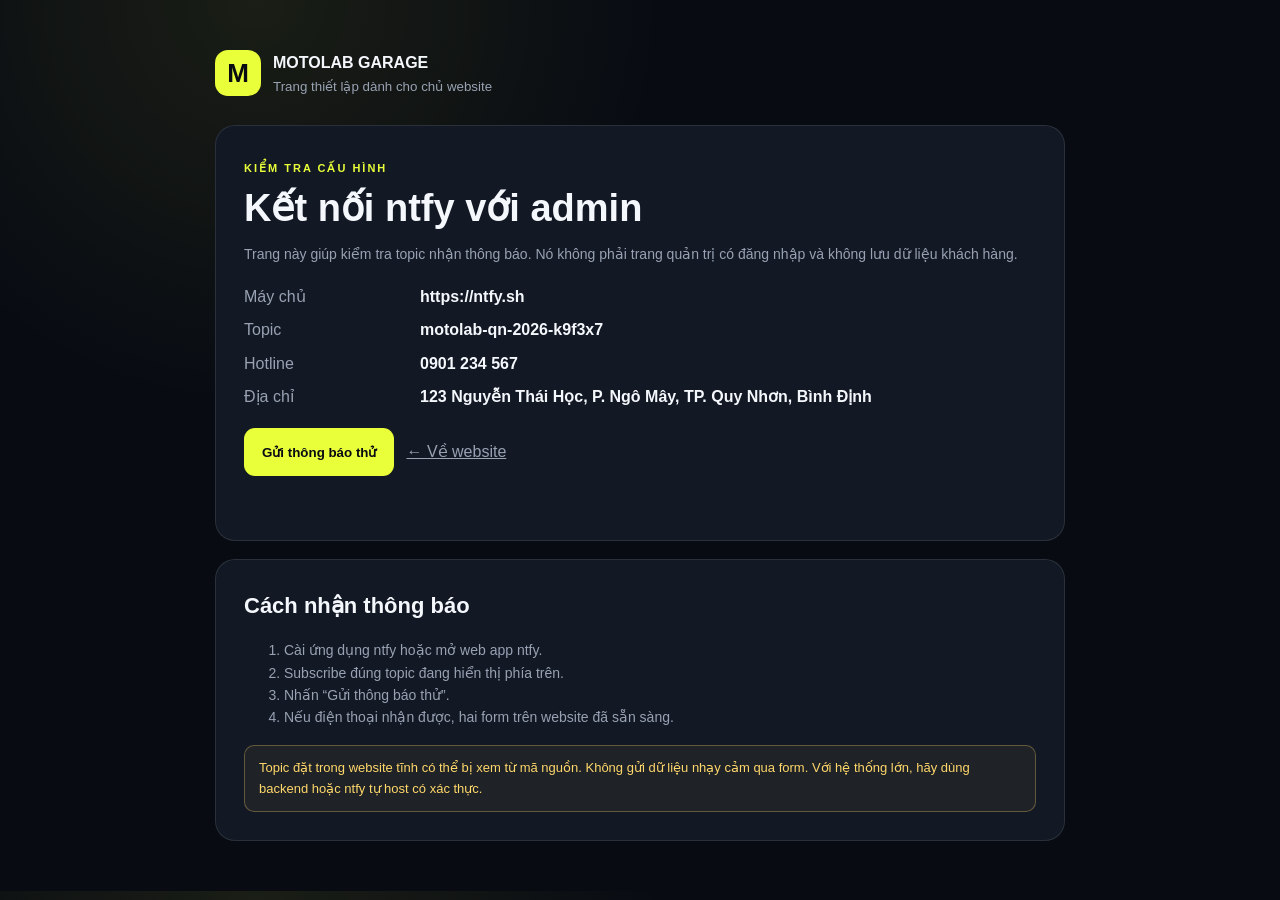
<file: admin-setup.html>
<!DOCTYPE html>
<html lang="vi">
<head>
  <meta charset="UTF-8" />
  <meta name="viewport" content="width=device-width, initial-scale=1.0" />
  <meta name="theme-color" content="#080b12" />
  <link rel="icon" href="assets/favicon.svg" type="image/svg+xml" />
  <title>Thiết lập admin | MOTOLAB</title>
  <style>
    :root{--bg:#080b12;--card:#121824;--text:#f4f7fb;--muted:#98a2b3;--line:rgba(255,255,255,.1);--accent:#e9ff39;--danger:#ff6b7a;--success:#67e5a0}*{box-sizing:border-box}body{margin:0;background:radial-gradient(circle at 20% 0,rgba(233,255,57,.08),transparent 30%),var(--bg);color:var(--text);font-family:"Segoe UI",Arial,sans-serif;line-height:1.6}.wrap{width:min(850px,calc(100% - 28px));margin:50px auto}.brand{display:flex;align-items:center;gap:12px;margin-bottom:28px}.mark{width:46px;height:46px;display:grid;place-items:center;border-radius:13px;background:var(--accent);color:#080b12;font-weight:900;font-size:26px}.brand b,.brand small{display:block}.brand small{color:var(--muted)}.card{padding:28px;border:1px solid var(--line);border-radius:20px;background:var(--card);margin-bottom:18px}.eyebrow{color:var(--accent);font-size:11px;font-weight:800;letter-spacing:2px}.card h1{font-size:38px;line-height:1.1;margin:8px 0 12px}.card h2{font-size:22px;margin:0 0 12px}.card p,.card li{color:var(--muted);font-size:14px}code{padding:3px 7px;border-radius:6px;background:#0a0f17;color:#dbe5f2}.config{display:grid;grid-template-columns:160px 1fr;gap:8px 16px;margin:18px 0}.config span{color:var(--muted)}.config b{word-break:break-all}.btn{display:inline-flex;align-items:center;justify-content:center;min-height:48px;padding:0 18px;border:0;border-radius:11px;background:var(--accent);color:#080b12;font-weight:800;cursor:pointer}.btn:disabled{opacity:.55;cursor:wait}.back{display:inline-block;margin-left:12px;color:var(--muted)}#status{min-height:22px;margin:14px 0 0;font-size:13px}.ok{color:var(--success)}.err{color:var(--danger)}.warning{padding:12px 14px;border:1px solid rgba(255,215,106,.3);border-radius:10px;background:rgba(255,215,106,.06);color:#ffd76a;font-size:13px}@media(max-width:600px){.wrap{margin:24px auto}.card{padding:20px}.card h1{font-size:30px}.config{grid-template-columns:1fr}.back{display:block;margin:12px 0 0}}
  </style>
  <script src="config.js" defer></script>
</head>
<body>
  <main class="wrap">
    <div class="brand"><span class="mark">M</span><span><b id="store">MOTOLAB GARAGE</b><small>Trang thiết lập dành cho chủ website</small></span></div>
    <section class="card">
      <span class="eyebrow">KIỂM TRA CẤU HÌNH</span>
      <h1>Kết nối ntfy với admin</h1>
      <p>Trang này giúp kiểm tra topic nhận thông báo. Nó không phải trang quản trị có đăng nhập và không lưu dữ liệu khách hàng.</p>
      <div class="config"><span>Máy chủ</span><b id="server"></b><span>Topic</span><b id="topic"></b><span>Hotline</span><b id="phone"></b><span>Địa chỉ</span><b id="address"></b></div>
      <button class="btn" id="testBtn">Gửi thông báo thử</button><a class="back" href="index.html">← Về website</a>
      <p id="status" aria-live="polite"></p>
    </section>
    <section class="card">
      <h2>Cách nhận thông báo</h2>
      <ol><li>Cài ứng dụng ntfy hoặc mở web app ntfy.</li><li>Subscribe đúng topic đang hiển thị phía trên.</li><li>Nhấn “Gửi thông báo thử”.</li><li>Nếu điện thoại nhận được, hai form trên website đã sẵn sàng.</li></ol>
      <div class="warning">Topic đặt trong website tĩnh có thể bị xem từ mã nguồn. Không gửi dữ liệu nhạy cảm qua form. Với hệ thống lớn, hãy dùng backend hoặc ntfy tự host có xác thực.</div>
    </section>
  </main>
  <script>
    window.addEventListener('DOMContentLoaded',()=>{
      const c=window.MOTOLAB_CONFIG||{};
      document.getElementById('store').textContent=c.STORE_NAME||'MOTOLAB GARAGE';
      document.getElementById('server').textContent=c.NTFY_SERVER||'Chưa cấu hình';
      document.getElementById('topic').textContent=c.NTFY_TOPIC||'Chưa cấu hình';
      document.getElementById('phone').textContent=c.PHONE||'Chưa cấu hình';
      document.getElementById('address').textContent=c.ADDRESS||'Chưa cấu hình';
      document.getElementById('testBtn').addEventListener('click',async(e)=>{
        const btn=e.currentTarget,status=document.getElementById('status');btn.disabled=true;status.className='';status.textContent='Đang gửi...';
        try{const server=String(c.NTFY_SERVER||'https://ntfy.sh').replace(/\/$/,'');const r=await fetch(server+'/',{method:'POST',headers:{'Content-Type':'application/json'},body:JSON.stringify({topic:c.NTFY_TOPIC,title:'✅ MOTOLAB kết nối thành công',message:'Đây là thông báo thử từ trang admin-setup.html. Form hỗ trợ và đặt lịch đã có thể gửi tới topic này.',priority:4,tags:['white_check_mark','wrench']})});if(!r.ok)throw new Error('Mã phản hồi '+r.status);status.className='ok';status.textContent='Đã gửi. Hãy kiểm tra ứng dụng ntfy của admin.'}catch(err){status.className='err';status.textContent='Gửi thất bại: '+err.message}finally{btn.disabled=false}
      });
    });
  </script>
</body>
</html>
</file>
